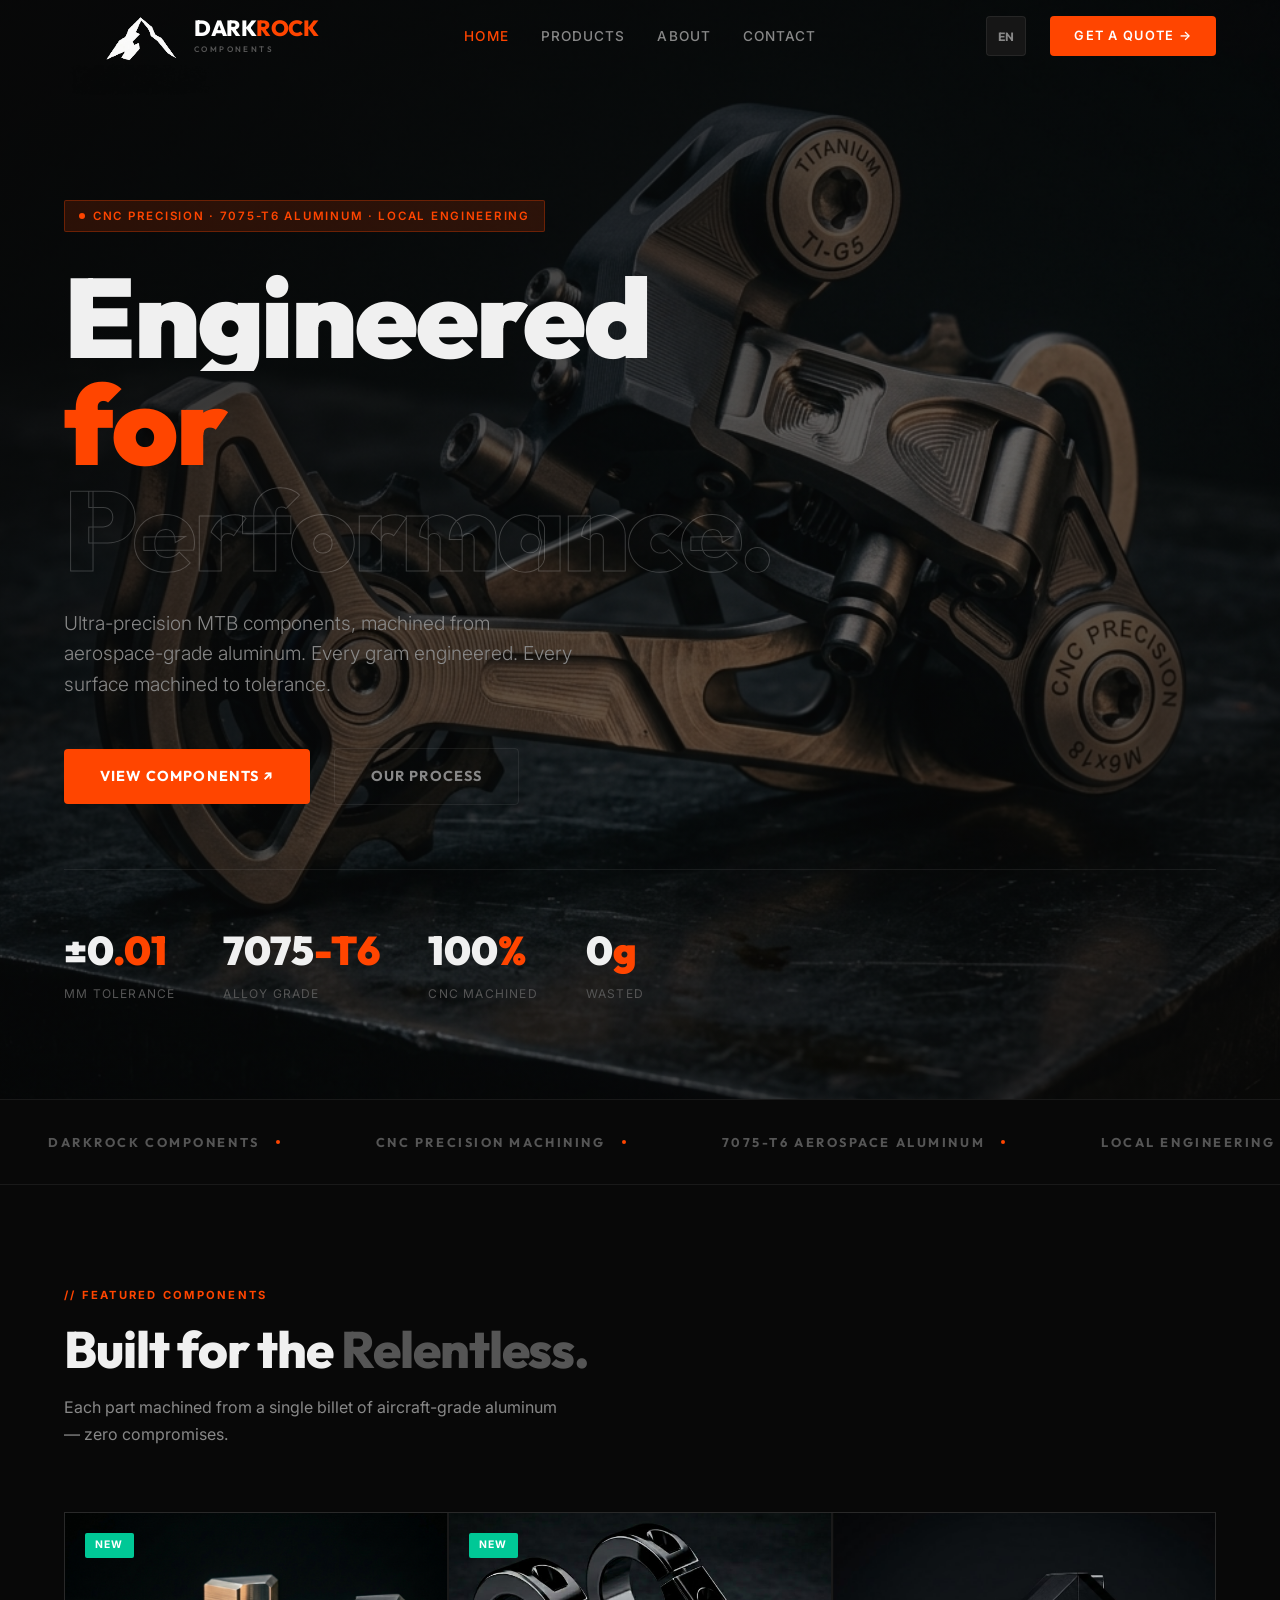
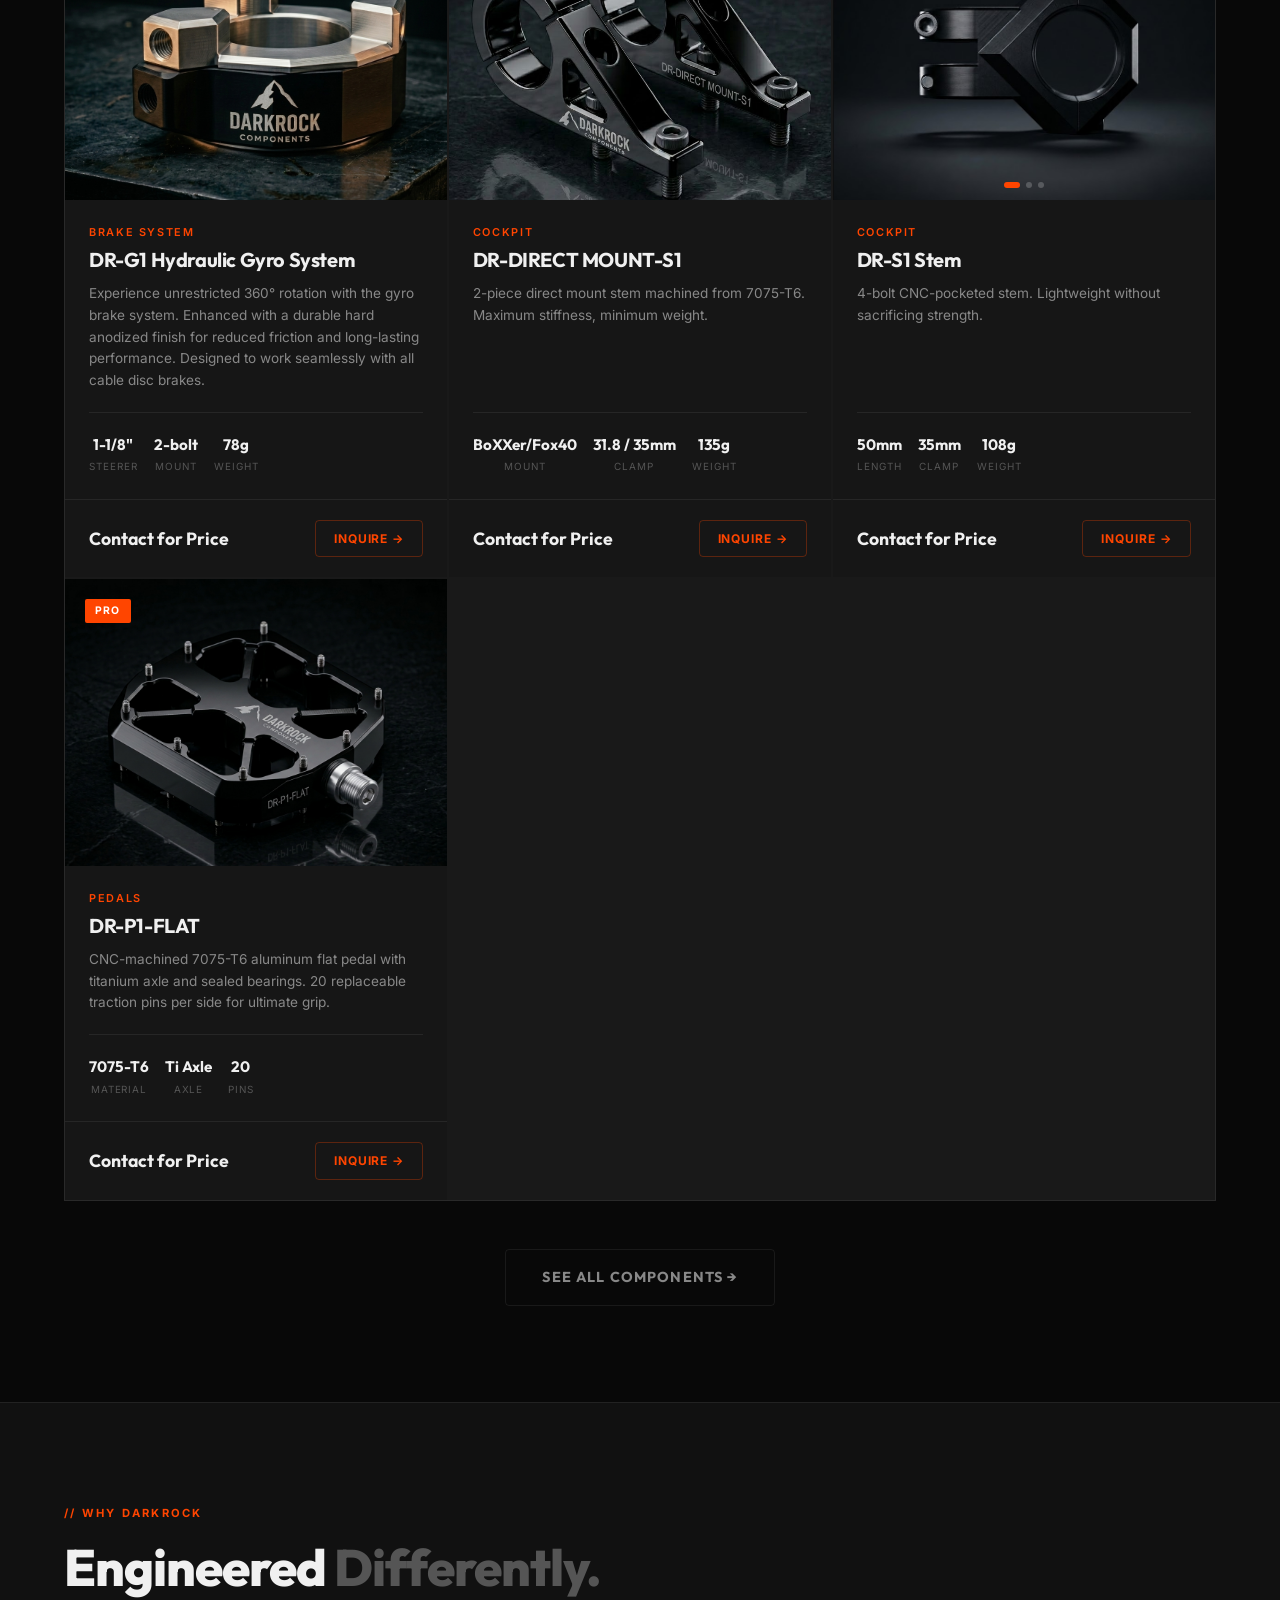
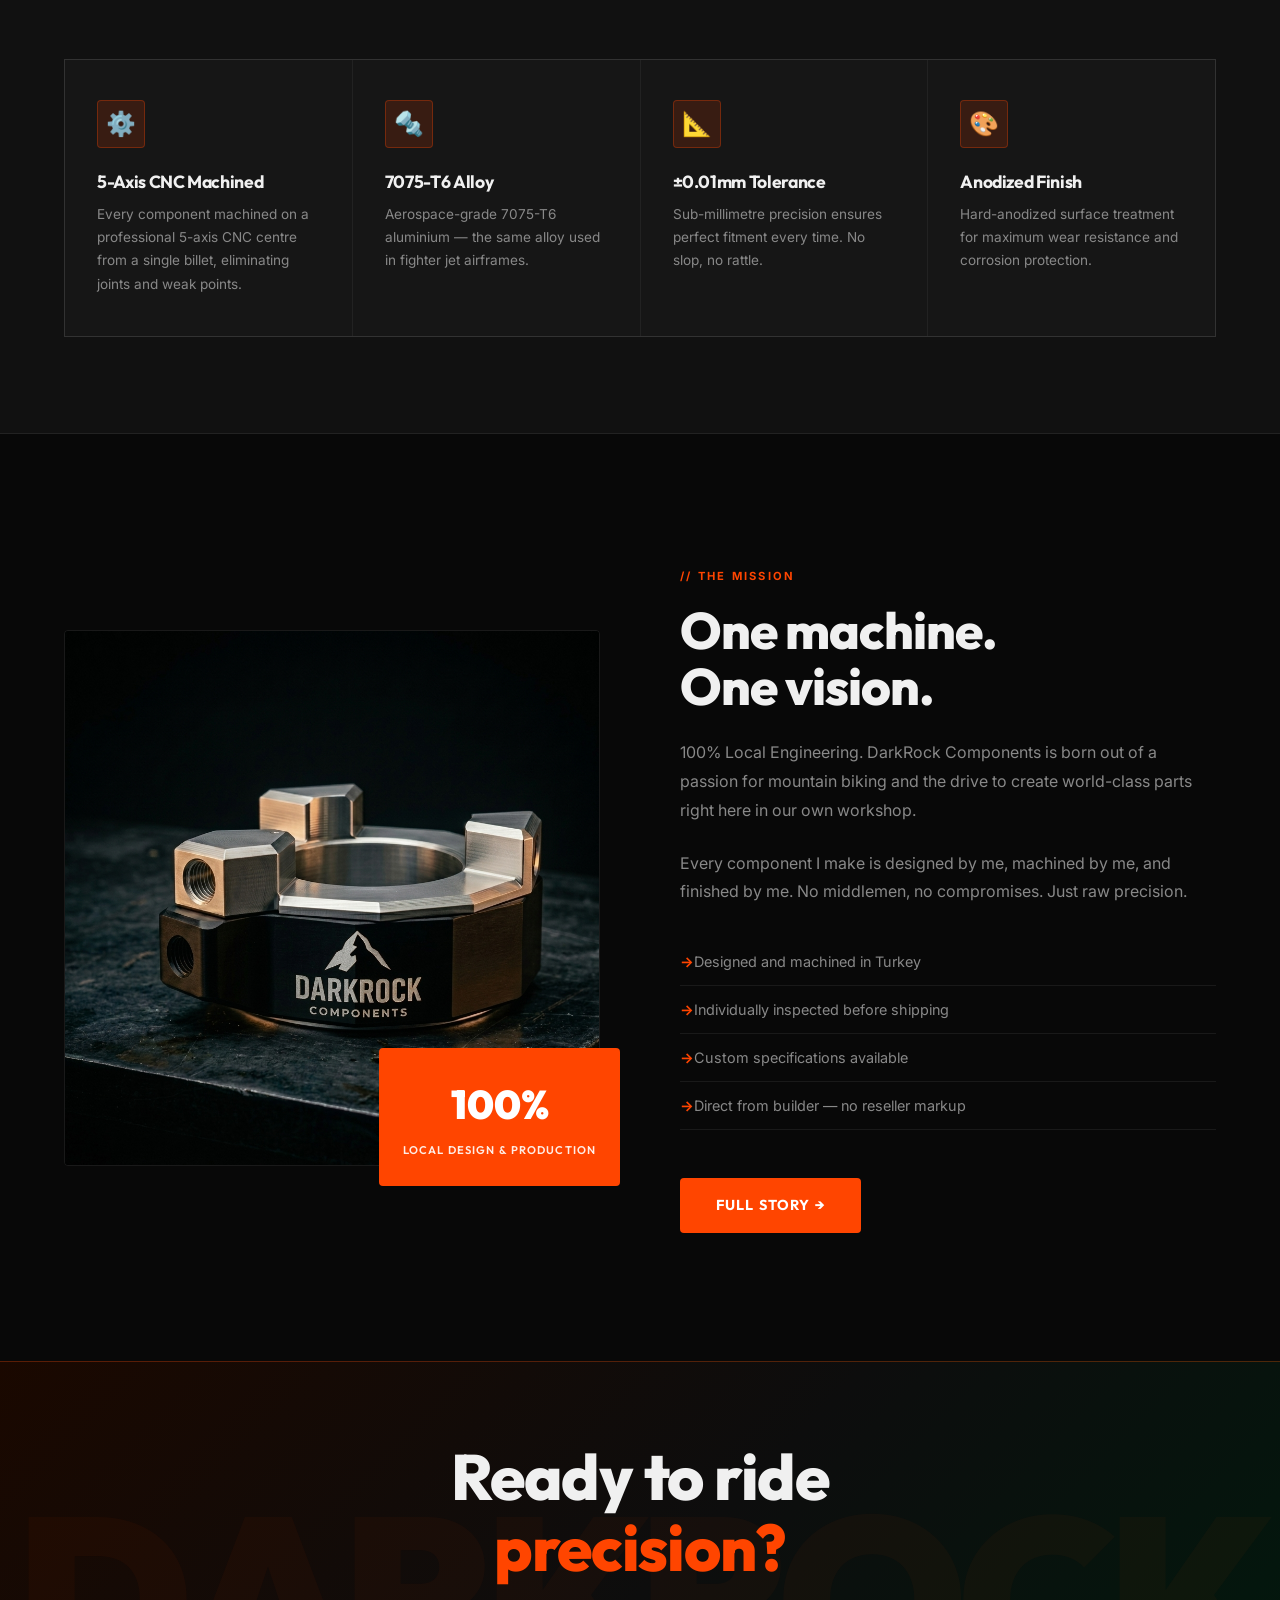
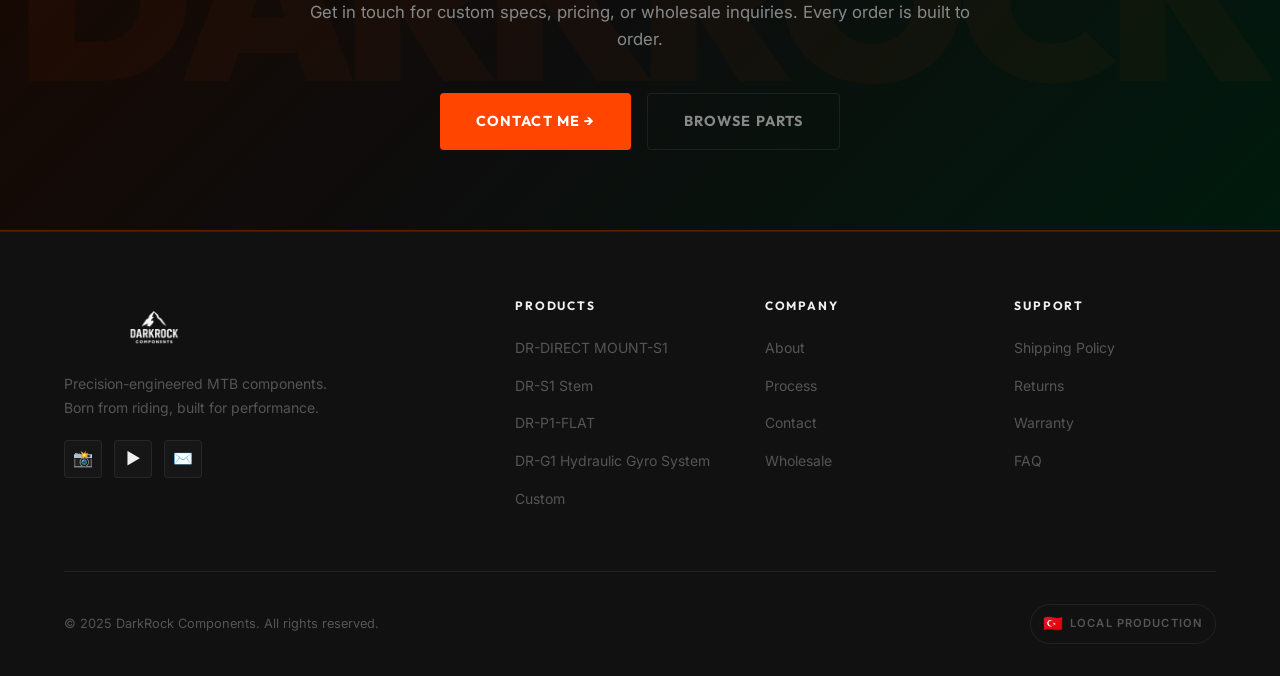
<file: index.html>
<!DOCTYPE html>
<html lang="en">

<head>
  <meta charset="UTF-8">
  <meta name="viewport" content="width=device-width, initial-scale=1.0">
  <title>DarkRock Components — Precision CNC MTB Parts</title>
  <meta name="description"
    content="DarkRock Components crafts ultra-precision CNC machined mountain bike parts from 7075-T6 aluminum. Handlebars, stems, seatposts, gyro systems — engineered for riders who demand more.">
  <link rel="icon"
    href="data:image/svg+xml,<svg xmlns='http://www.w3.org/2000/svg' viewBox='0 0 100 100'><text y='.9em' font-size='90'>⚙</text></svg>">
  <link rel="stylesheet" href="css/styles.css">
</head>

<body>
  <svg style="position: absolute; width: 0; height: 0;" aria-hidden="true" focusable="false">
    <filter id="remove-black-filter">
      <feColorMatrix type="matrix" values="1 0 0 0 0  0 1 0 0 0  0 0 1 0 0  1 1 1 0 0" />
    </filter>
  </svg>

  <!-- NAV -->
  <nav class="nav" id="nav">
    <div class="nav-inner">
      <a href="index.html" class="nav-logo">
        <img src="images/mountain_icon_v2.png" class="nav-logo-icon-img" alt="Logo">
        <div class="nav-logo-text-part">
          <div class="nav-logo-name">DARK<span>ROCK</span></div>
          <div class="nav-logo-sub">COMPONENTS</div>
        </div>
      </a>
      <ul class="nav-links">
        <li><a href="index.html" class="active" data-i18n="nav-home">Home</a></li>
        <li><a href="products.html" data-i18n="nav-products">Products</a></li>
        <li><a href="about.html" data-i18n="nav-about">About</a></li>
        <li><a href="contact.html" data-i18n="nav-contact">Contact</a></li>
      </ul>
      <div class="nav-right">
        <div class="nav-actions">
          <div class="lang-switcher">
            <button id="lang-switcher-btn" class="lang-switcher-btn"><span>EN</span></button>
          </div>
          <a href="contact.html" class="nav-cta" data-i18n="nav-cta">Get a Quote →</a>
        </div>
        <button class="nav-hamburger" id="hamburger" aria-label="Menu">
          <span></span><span></span><span></span>
        </button>
      </div>
    </div>
  </nav>

  <!-- MOBILE MENU -->
  <div class="mobile-menu" id="mobileMenu">
    <button class="mobile-menu-close" id="mobileClose">✕</button>
    <a href="index.html" data-i18n="nav-home">Home</a>
    <a href="products.html" data-i18n="nav-products">Products</a>
    <a href="about.html" data-i18n="nav-about">About</a>
    <a href="contact.html" data-i18n="nav-contact">Contact</a>
    <a href="contact.html" style="color:var(--accent)" data-i18n="nav-cta">Get a Quote →</a>
  </div>

  <!-- HERO -->
  <section class="hero">
    <div class="hero-bg"></div>
    <div class="hero-content">
      <div class="hero-tag" data-i18n="hero-tag">CNC Precision · 7075-T6 Aluminum · Made in Turkey</div>
      <h1 class="hero-title">
        <span class="line" data-i18n="hero-title-machined">Machined</span>
        <span class="line accent" data-i18n="hero-title-beyond">Beyond</span>
        <span class="line outline" data-i18n="hero-title-limits">Limits.</span>
      </h1>
      <p class="hero-sub" data-i18n="hero-sub">Ultra-precision MTB components, hand-finished from aerospace-grade
        aluminum. Every gram engineered. Every surface machined to tolerance.</p>
      <div class="hero-actions">
        <a href="products.html" class="btn-primary" data-i18n="hero-btn-view">View Components ↗</a>
        <a href="about.html" class="btn-ghost" data-i18n="hero-btn-process">Our Process</a>
      </div>
      <div class="hero-stats">
        <div class="hero-stat">
          <div class="hero-stat-num">±0<span>.01</span></div>
          <div class="hero-stat-label" data-i18n="stat-tolerance">mm Tolerance</div>
        </div>
        <div class="hero-stat">
          <div class="hero-stat-num">7075<span>-T6</span></div>
          <div class="hero-stat-label" data-i18n="stat-alloy">Alloy Grade</div>
        </div>
        <div class="hero-stat">
          <div class="hero-stat-num">100<span>%</span></div>
          <div class="hero-stat-label" data-i18n="stat-cnc">CNC Machined</div>
        </div>
        <div class="hero-stat">
          <div class="hero-stat-num">0<span>g</span></div>
          <div class="hero-stat-label" data-i18n="stat-wasted">Wasted</div>
        </div>
      </div>
    </div>
  </section>

  <!-- MARQUEE -->
  <div class="marquee-section">
    <div class="marquee-track">
      <span class="marquee-item"><span data-i18n="marquee-1">DarkRock Components</span> <span class="dot"></span></span>
      <span class="marquee-item"><span data-i18n="marquee-2">CNC Precision Machining</span> <span
          class="dot"></span></span>
      <span class="marquee-item"><span data-i18n="marquee-3">7075-T6 Aerospace Aluminum</span> <span
          class="dot"></span></span>
      <span class="marquee-item"><span data-i18n="marquee-4">Made in Turkey</span> <span class="dot"></span></span>
      <span class="marquee-item"><span data-i18n="marquee-5">MTB Performance Parts</span> <span
          class="dot"></span></span>
      <span class="marquee-item"><span data-i18n="marquee-6">±0.01mm Tolerance</span> <span class="dot"></span></span>
      <span class="marquee-item"><span data-i18n="marquee-1">DarkRock Components</span> <span class="dot"></span></span>
      <span class="marquee-item"><span data-i18n="marquee-2">CNC Precision Machining</span> <span
          class="dot"></span></span>
      <span class="marquee-item"><span data-i18n="marquee-3">7075-T6 Aerospace Aluminum</span> <span
          class="dot"></span></span>
      <span class="marquee-item"><span data-i18n="marquee-4">Made in Turkey</span> <span class="dot"></span></span>
      <span class="marquee-item"><span data-i18n="marquee-5">MTB Performance Parts</span> <span
          class="dot"></span></span>
      <span class="marquee-item"><span data-i18n="marquee-6">±0.01mm Tolerance</span> <span class="dot"></span></span>
    </div>
  </div>

  <!-- FEATURED PRODUCTS -->
  <section class="section">
    <div class="section-inner">
      <div class="section-header reveal">
        <span class="section-eyebrow" data-i18n="section-featured-eyebrow">// Featured Components</span>
        <h2 class="section-title"><span data-i18n="section-featured-title">Built for the </span><span class="dim"
            data-i18n="section-featured-title-dim">Relentless.</span></h2>
        <p class="section-sub" data-i18n="section-featured-sub">Each part machined from a single billet of
          aircraft-grade aluminum — zero compromises.</p>
      </div>
      <div class="products-grid">
        <!-- GYRO -->
        <article class="product-card reveal">
          <span class="product-card-tag new" data-i18n="product-tag-new">New</span>
          <div class="product-img-wrap">
            <img src="images/product_gyro.png" alt="DR-G1 Hydraulic Gyro System" loading="lazy">
          </div>
          <div class="product-card-body">
            <span class="product-category" data-i18n="product-category-brake">Brake System</span>
            <h3 class="product-name" data-i18n="product-gyro-name">DR-G1 Hydraulic Gyro System</h3>
            <p class="product-desc" data-i18n="product-gyro-desc">Experience unrestricted 360° rotation with the gyro
              brake system. Enhanced with a durable hard anodized finish for reduced friction and long-lasting
              performance. Designed to work seamlessly with all cable disc brakes.</p>
            <div class="product-specs">
              <div class="product-spec">
                <div class="product-spec-val">1-1/8"</div>
                <div class="product-spec-key" data-i18n="spec-steerer">Steerer</div>
              </div>
              <div class="product-spec">
                <div class="product-spec-val">2-bolt</div>
                <div class="product-spec-key" data-i18n="spec-mount">Mount</div>
              </div>
              <div class="product-spec">
                <div class="product-spec-val">78g</div>
                <div class="product-spec-key" data-i18n="spec-weight">Weight</div>
              </div>
            </div>
          </div>
          <div class="product-card-foot">
            <div class="product-price"><span data-i18n="product-price-contact">Contact for Price</span></div>
            <a href="contact.html?product=dr-g1-hydraulic-gyro" class="product-btn" data-i18n="product-inquire">Inquire
              →</a>
          </div>
        </article>
        <!-- DR-DIRECT MOUNT-S1 -->
        <article class="product-card reveal">
          <span class="product-card-tag new" data-i18n="product-tag-new">New</span>
          <div class="product-img-wrap" style="overflow: hidden;">
            <img src="images/product_direct_mount_s1.png" alt="DR-DIRECT MOUNT-S1" loading="lazy"
              style="transform: scale(1.05) translateY(-2%);">
          </div>
          <div class="product-card-body">
            <span class="product-category" data-i18n="product-category-cockpit">Cockpit</span>
            <h3 class="product-name" data-i18n="product-handlebar-name">DR-DIRECT MOUNT-S1</h3>
            <p class="product-desc" data-i18n="product-handlebar-desc">2-piece direct mount stem machined from 7075-T6.
              Maximum stiffness, minimum weight.</p>
            <div class="product-specs">
              <div class="product-spec">
                <div class="product-spec-val">BoXXer/Fox40</div>
                <div class="product-spec-key" data-i18n="spec-mount">Mount</div>
              </div>
              <div class="product-spec">
                <div class="product-spec-val">31.8 / 35mm</div>
                <div class="product-spec-key" data-i18n="spec-clamp">Clamp</div>
              </div>
              <div class="product-spec">
                <div class="product-spec-val">135g</div>
                <div class="product-spec-key" data-i18n="spec-weight">Weight</div>
              </div>
            </div>
          </div>
          <div class="product-card-foot">
            <div class="product-price"><span data-i18n="product-price-contact">Contact for Price</span></div>
            <a href="contact.html?product=dr-direct-mount-s1" class="product-btn" data-i18n="product-inquire">Inquire
              →</a>
          </div>
        </article>

        <!-- STEM -->
        <article class="product-card reveal">
          <div class="product-img-wrap logo-hide product-slider">
            <div class="slider-track">
              <img src="images/product_stem_2.png" alt="DR-S1 Stem" loading="lazy">
              <img src="images/product_stem_1.png" alt="DR-S1 Stem" loading="lazy">
              <img src="images/product_stem_3.png" alt="DR-S1 Stem" loading="lazy">
            </div>
            <div class="slider-dots">
              <div class="slider-dot active"></div>
              <div class="slider-dot"></div>
              <div class="slider-dot"></div>
            </div>
          </div>
          <div class="product-card-body">
            <span class="product-category" data-i18n="product-category-cockpit">Cockpit</span>
            <h3 class="product-name" data-i18n="product-stem-name">DR-S1 Stem</h3>
            <p class="product-desc" data-i18n="product-stem-desc">4-bolt CNC-pocketed stem. Lightweight without
              sacrificing strength.</p>
            <div class="product-specs">
              <div class="product-spec">
                <div class="product-spec-val">50mm</div>
                <div class="product-spec-key" data-i18n="spec-length">Length</div>
              </div>
              <div class="product-spec">
                <div class="product-spec-val">35mm</div>
                <div class="product-spec-key" data-i18n="spec-clamp">Clamp</div>
              </div>
              <div class="product-spec">
                <div class="product-spec-val">108g</div>
                <div class="product-spec-key" data-i18n="spec-weight">Weight</div>
              </div>
            </div>
          </div>
          <div class="product-card-foot">
            <div class="product-price"><span data-i18n="product-price-contact">Contact for Price</span></div>
            <a href="contact.html?product=dr-s1-stem" class="product-btn" data-i18n="product-inquire">Inquire →</a>
          </div>
        </article>

        <!-- FLAT PEDAL -->
        <article class="product-card reveal">
          <span class="product-card-tag">Pro</span>
          <div class="product-img-wrap">
            <img src="images/dr_p1_pedal.png" alt="DR-P1-FLAT" loading="lazy">
          </div>
          <div class="product-card-body">
            <span class="product-category" data-i18n="product-category-pedals">Pedals</span>
            <h3 class="product-name" data-i18n="product-pedal-name">DR-P1-FLAT</h3>
            <p class="product-desc" data-i18n="product-pedal-desc">CNC-machined 7075-T6 aluminum flat pedal with titanium axle and sealed bearings. 20 replaceable traction pins per side for ultimate grip.</p>
            <div class="product-specs">
              <div class="product-spec">
                <div class="product-spec-val">7075-T6</div>
                <div class="product-spec-key" data-i18n="spec-material">Material</div>
              </div>
              <div class="product-spec">
                <div class="product-spec-val">Ti Axle</div>
                <div class="product-spec-key" data-i18n="spec-axle">Axle</div>
              </div>
              <div class="product-spec">
                <div class="product-spec-val">20</div>
                <div class="product-spec-key" data-i18n="spec-pins">Pins</div>
              </div>
            </div>
          </div>
          <div class="product-card-foot">
            <div class="product-price"><span data-i18n="product-price-contact">Contact for Price</span></div>
            <a href="contact.html?product=dr-p1-flat" class="product-btn" data-i18n="product-inquire">Inquire →</a>
          </div>
        </article>

      </div>
      <div style="text-align:center; margin-top:3rem;">
        <a href="products.html" class="btn-ghost reveal" data-i18n="btn-see-all">See All Components →</a>
      </div>
    </div>
  </section>

  <!-- FEATURES -->
  <section class="section"
    style="background:var(--bg-secondary); border-top:1px solid var(--border); border-bottom:1px solid var(--border);">
    <div class="section-inner">
      <div class="section-header reveal">
        <span class="section-eyebrow" data-i18n="feature-section-eyebrow">// Why DarkRock</span>
        <h2 class="section-title"><span data-i18n="feature-section-title">Engineered </span><span class="dim"
            data-i18n="feature-section-title-dim">Differently.</span></h2>
      </div>
      <div class="features-grid">
        <div class="feature-card reveal">
          <div class="feature-icon">⚙️</div>
          <h3 class="feature-title" data-i18n="feature-cnc-title">5-Axis CNC Machined</h3>
          <p class="feature-desc" data-i18n="feature-cnc-desc">Every component machined on a professional 5-axis CNC
            centre from a single billet, eliminating joints and weak points.</p>
        </div>
        <div class="feature-card reveal">
          <div class="feature-icon">🔩</div>
          <h3 class="feature-title" data-i18n="feature-alloy-title">7075-T6 Alloy</h3>
          <p class="feature-desc" data-i18n="feature-alloy-desc">Aerospace-grade 7075-T6 aluminium — the same alloy used
            in fighter jet airframes. Strongest available for its weight.</p>
        </div>
        <div class="feature-card reveal">
          <div class="feature-icon">📐</div>
          <h3 class="feature-title" data-i18n="feature-tolerance-title">±0.01mm Tolerance</h3>
          <p class="feature-desc" data-i18n="feature-tolerance-desc">Sub-millimetre precision ensures perfect fitment
            every time. No slop, no rattle, no guesswork.</p>
        </div>
        <div class="feature-card reveal">
          <div class="feature-icon">🎨</div>
          <h3 class="feature-title" data-i18n="feature-anodized-title">Anodized Finish</h3>
          <p class="feature-desc" data-i18n="feature-anodized-desc">Hard-anodized surface treatment for maximum wear
            resistance and corrosion protection. Available in multiple colours.</p>
        </div>
      </div>
    </div>
  </section>

  <!-- ABOUT SNIPPET -->
  <section class="section">
    <div class="section-inner">
      <div class="about-grid">
        <div class="about-img-wrap reveal">
          <img src="images/product_gyro.png" alt="DR-G1 Gyro System" style="border:1px solid var(--border);">
          <div class="about-img-badge">
            <span class="about-badge-num" data-i18n="badge-num">100%</span>
            <span class="about-badge-label" data-i18n="badge-label">Local Design & Production</span>
          </div>
        </div>
        <div class="about-content reveal">
          <span class="section-eyebrow" data-i18n="about-eyebrow">// The Builder</span>
          <h2 class="section-title" style="margin-bottom:1.5rem;" data-i18n="about-title">One machine.<br>One vision.
          </h2>
          <p data-i18n="about-p1">100% Local Engineering. DarkRock Components is born out of a passion for mountain
            biking and the drive to create world-class parts right here in our own workshop.</p>
          <p data-i18n="about-p2">Every component I make is designed by me, machined by me, and finished by me. No
            middlemen, no compromises. Just raw precision.</p>
          <ul class="about-list">
            <li data-i18n="about-list-1">Designed and machined in Turkey</li>
            <li data-i18n="about-list-2">Individually inspected before shipping</li>
            <li data-i18n="about-list-3">Custom specifications available</li>
            <li data-i18n="about-list-4">Direct from builder — no reseller markup</li>
          </ul>
          <a href="about.html" class="btn-primary" style="display:inline-flex; margin-top:1rem;"
            data-i18n="about-btn">Full Story →</a>
        </div>
      </div>
    </div>
  </section>

  <!-- CTA BANNER -->
  <div class="cta-banner">
    <div class="cta-banner-inner">
      <h2 class="reveal" data-i18n="cta-title">Ready to ride<br><span style="color:var(--accent)">precision?</span></h2>
      <p class="reveal" data-i18n="cta-sub">Get in touch for custom specs, pricing, or wholesale inquiries. Every order
        is built to order.</p>
      <div class="reveal" style="display:flex; gap:1rem; justify-content:center; flex-wrap:wrap;">
        <a href="contact.html" class="btn-primary" data-i18n="cta-btn-contact">Contact Me →</a>
        <a href="products.html" class="btn-ghost" data-i18n="cta-btn-browse">Browse Parts</a>
      </div>
    </div>
  </div>

  <!-- FOOTER -->
  <footer class="footer">
    <div class="footer-inner">
      <div class="footer-grid">
        <div class="footer-brand">
          <a href="index.html" class="nav-logo" style="margin-bottom:0.5rem;">
            <div class="nav-logo-img-wrapper"></div>
          </a>
          <p data-i18n="footer-desc">Precision-engineered MTB components. Born from riding, built for performance.</p>
          <div class="footer-socials">
            <a href="#" class="footer-social" title="Instagram">📸</a>
            <a href="#" class="footer-social" title="YouTube">▶️</a>
            <a href="#" class="footer-social" title="Email">✉️</a>
          </div>
        </div>
        <div>
          <div class="footer-col-title" data-i18n="footer-col-components">Components</div>
          <ul class="footer-links">
            <li><a href="products.html#directmount" data-i18n="product-handlebar-name">DR-DIRECT MOUNT-S1</a></li>
            <li><a href="products.html#stems" data-i18n="product-stem-name">DR-S1 Stem</a></li>
            <li><a href="products.html#pedals" data-i18n="product-pedal-name">DR-P1-FLAT</a></li>
            <li><a href="products.html#gyro" data-i18n="product-gyro-name">DR-G1 Gyro System</a></li>
            <li><a href="products.html#custom" data-i18n="filter-custom">Custom Parts</a></li>
          </ul>
        </div>
        <div>
          <div class="footer-col-title" data-i18n="footer-col-company">Company</div>
          <ul class="footer-links">
            <li><a href="about.html" data-i18n="nav-about">About</a></li>
            <li><a href="about.html#process">Process</a></li>
            <li><a href="contact.html" data-i18n="nav-contact">Contact</a></li>
            <li><a href="contact.html#wholesale">Wholesale</a></li>
          </ul>
        </div>
        <div>
          <div class="footer-col-title" data-i18n="footer-col-info">Info</div>
          <ul class="footer-links">
            <li><a href="#">Shipping Policy</a></li>
            <li><a href="#">Returns</a></li>
            <li><a href="#">Warranty</a></li>
            <li><a href="#">FAQ</a></li>
          </ul>
        </div>
      </div>
      <div class="footer-bottom">
        <p>© 2025 DarkRock Components. <span data-i18n="footer-rights">All rights reserved.</span></p>
        <div class="footer-badge" data-i18n="footer-made-in">Made in Turkey</div>
      </div>
    </div>
  </footer>

  <script src="js/i18n.js"></script>
  <script src="js/main.js"></script>
</body>

</html>
</file>
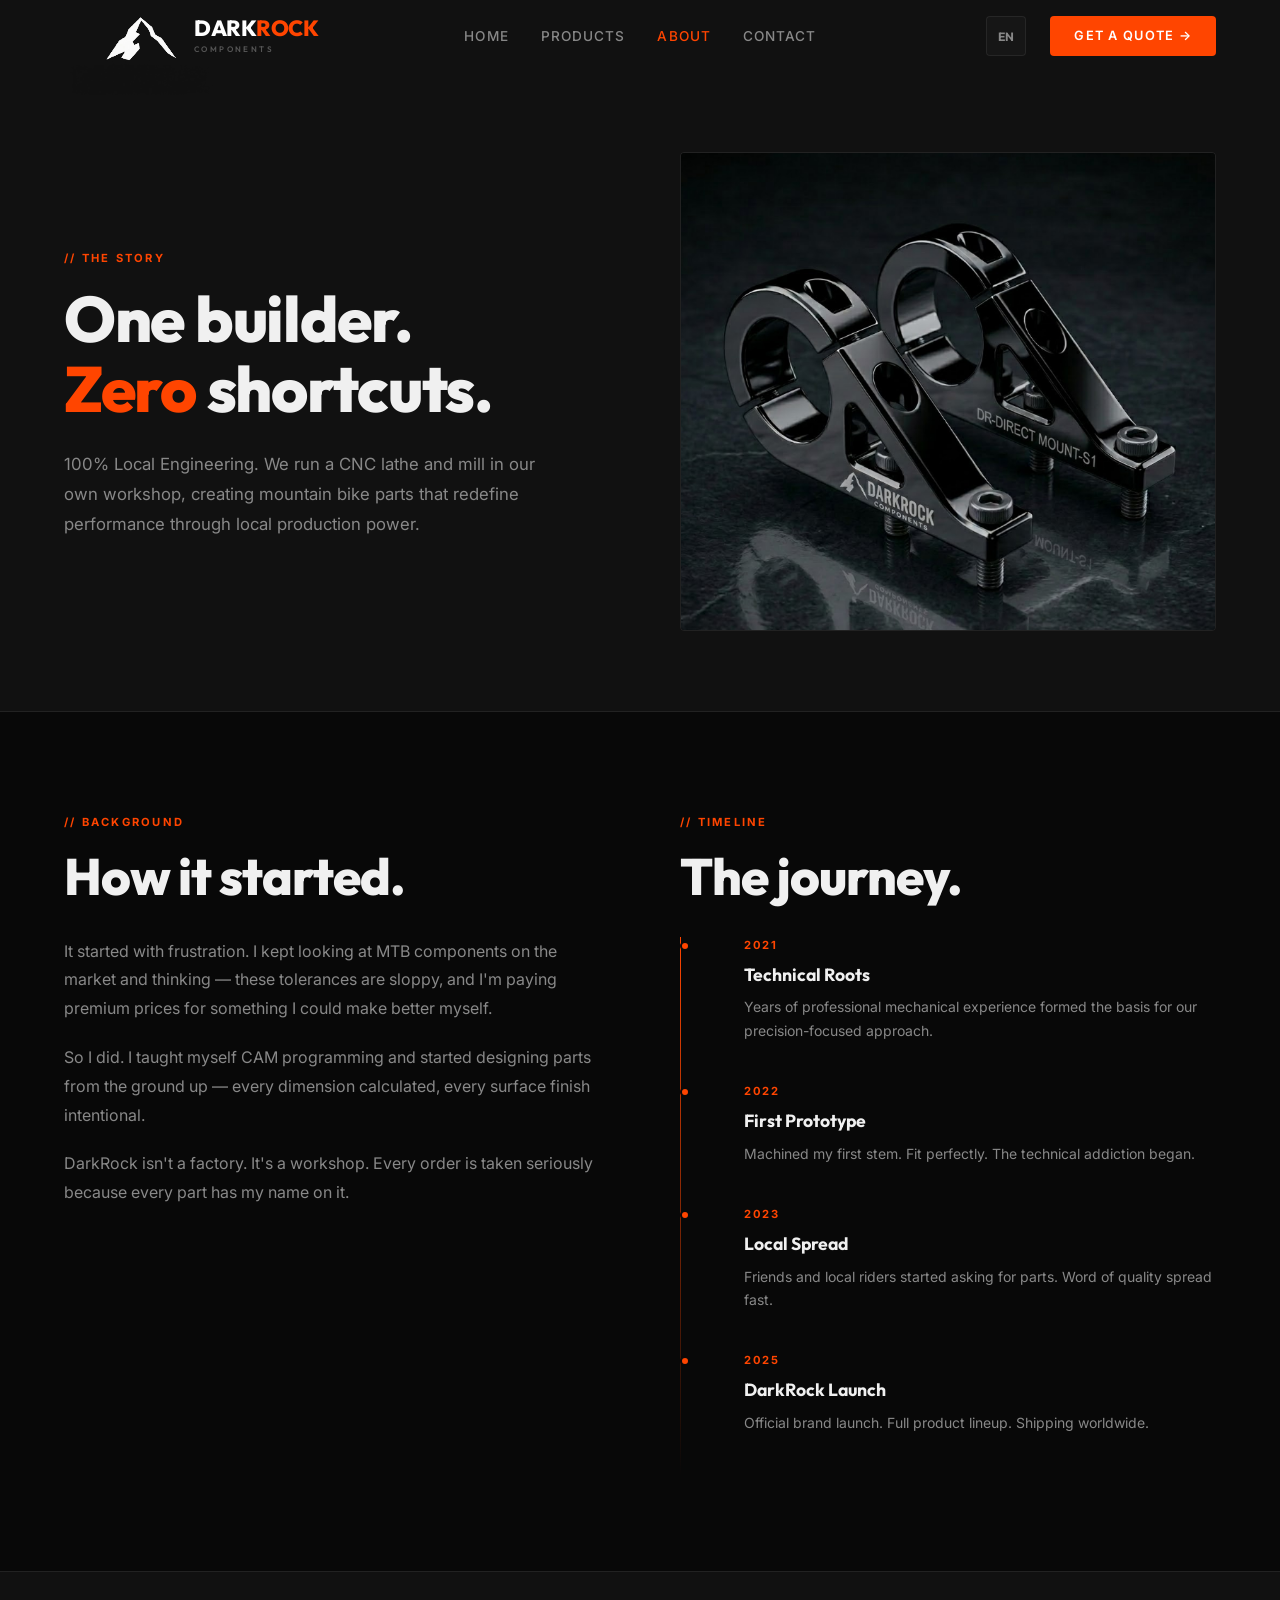
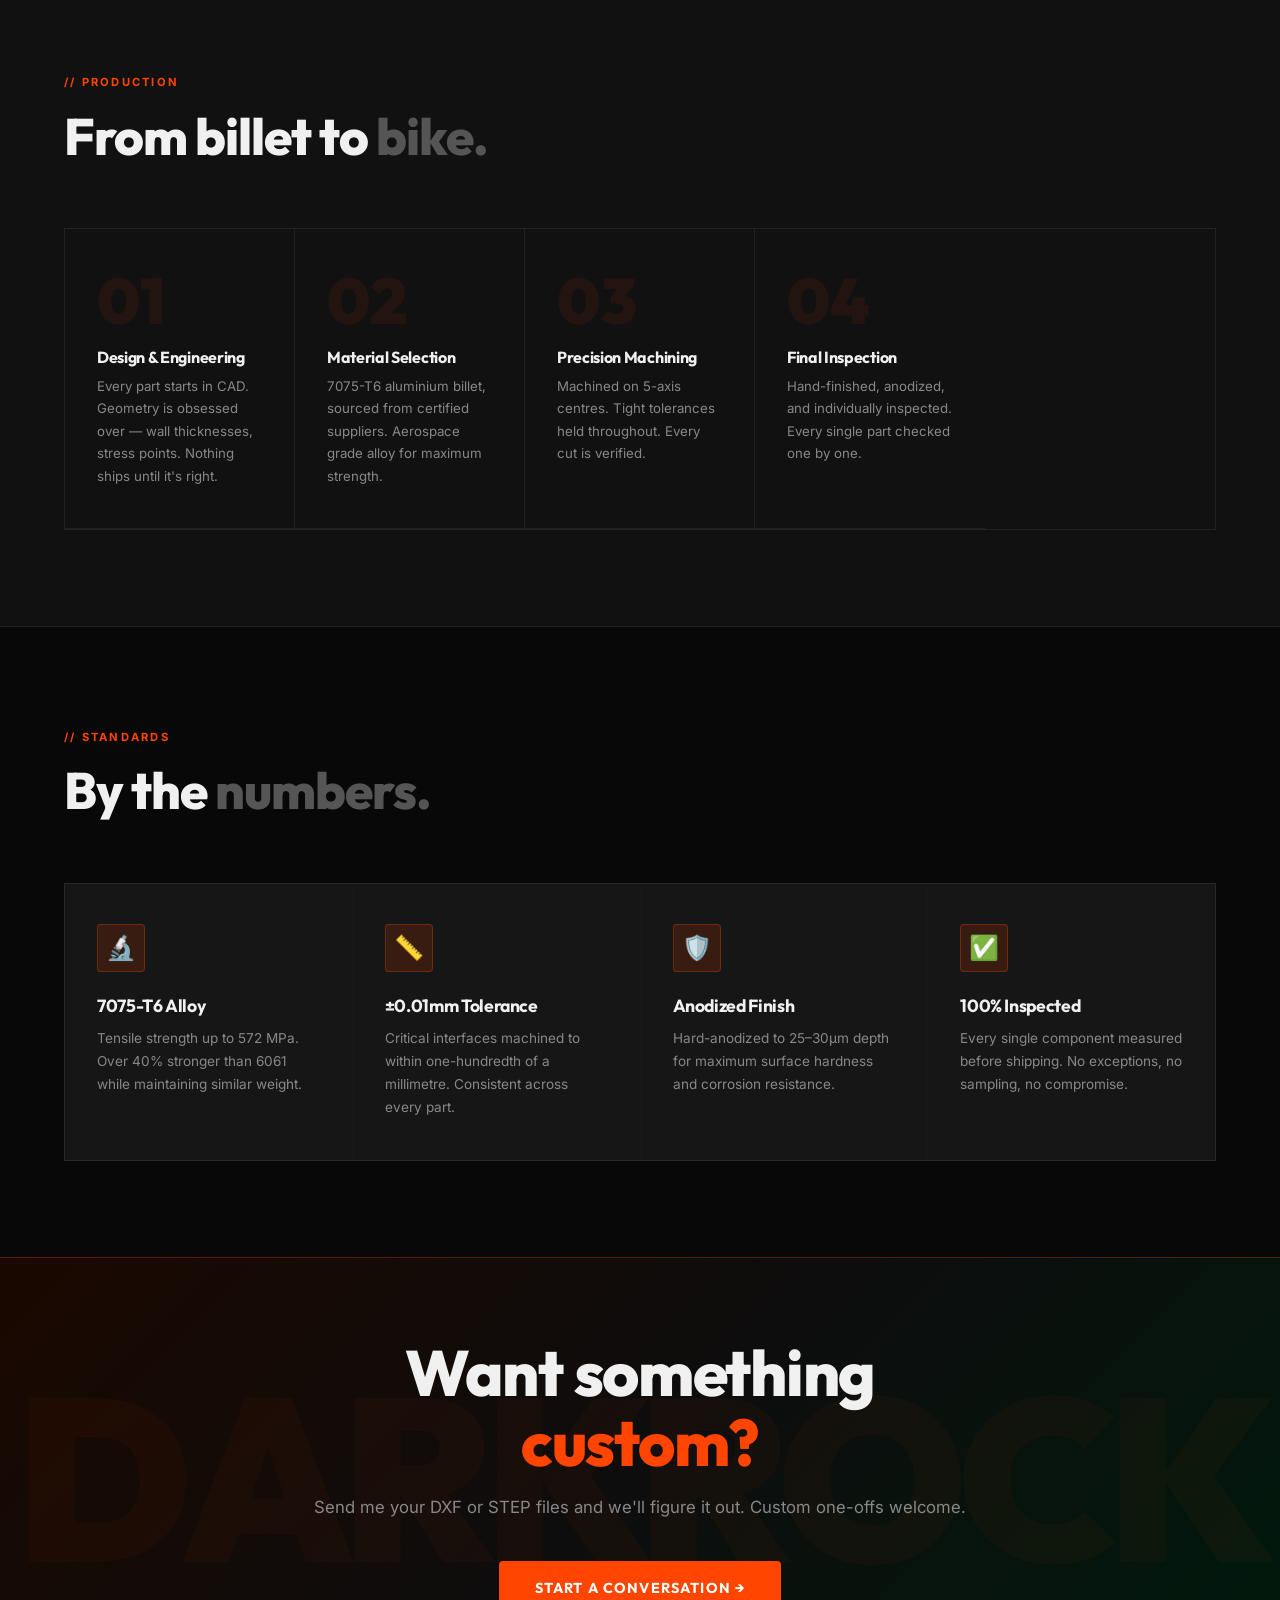
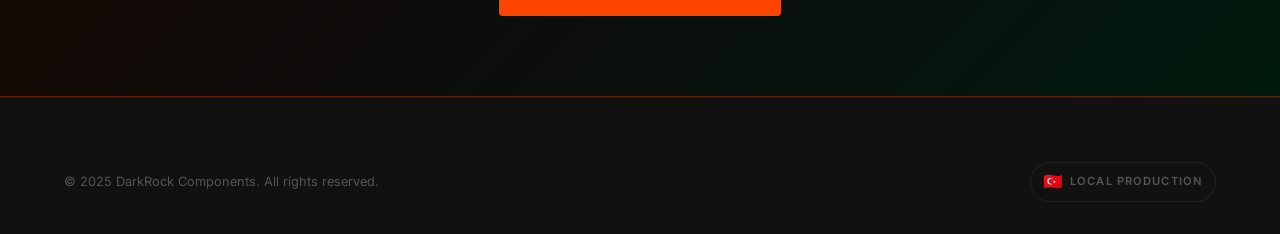
<file: about.html>
<!DOCTYPE html>
<html lang="en">
<head>
  <meta charset="UTF-8">
  <meta name="viewport" content="width=device-width, initial-scale=1.0">
  <title>About — DarkRock Components</title>
  <meta name="description" content="DarkRock Components is built by Efe, a 21-year-old CNC machinist and MTB rider from Turkey crafting precision parts that simply don't exist anywhere else.">
  <link rel="icon" href="data:image/svg+xml,<svg xmlns='http://www.w3.org/2000/svg' viewBox='0 0 100 100'><text y='.9em' font-size='90'>⚙</text></svg>">
  <link rel="stylesheet" href="css/styles.css">
  <style>
    .about-hero {
      padding: calc(var(--nav-height) + 5rem) 5% 5rem;
      border-bottom: 1px solid var(--border);
      background: var(--bg-secondary);
    }
    .about-hero-inner { max-width: 1400px; margin: 0 auto; display: grid; grid-template-columns: 1fr 1fr; gap: 5rem; align-items: center; }
    @media(max-width:768px){ .about-hero-inner { grid-template-columns:1fr; gap:2rem; } }

    .timeline { position: relative; padding-left: 2rem; }
    .timeline::before { content:''; position:absolute; left:0; top:0; bottom:0; width:1px; background: linear-gradient(to bottom, var(--accent), transparent); }
    .timeline-item { position: relative; padding: 0 0 2.5rem 2rem; }
    .timeline-item::before { content:''; position:absolute; left:-2rem; top:4px; width:10px; height:10px; background:var(--accent); border-radius:50%; border:2px solid var(--bg-primary); }
    .timeline-date { font-size:0.7rem; font-weight:700; letter-spacing:0.15em; text-transform:uppercase; color:var(--accent); margin-bottom:0.4rem; }
    .timeline-title { font-family:'Outfit',sans-serif; font-size:1.1rem; font-weight:700; margin-bottom:0.4rem; }
    .timeline-desc { font-size:0.875rem; color:var(--text-secondary); line-height:1.7; }

    .process-grid { display:grid; grid-template-columns:repeat(auto-fill,minmax(220px,1fr)); gap:0; border:1px solid var(--border); }
    .process-step { padding:2.5rem 2rem; border-right:1px solid var(--border); border-bottom:1px solid var(--border); position:relative; }
    .process-step:last-child { border-right:none; }
    .process-num { font-family:'Outfit',sans-serif; font-size:4rem; font-weight:900; color:rgba(255,69,0,0.08); line-height:1; margin-bottom:1rem; }
    .process-step h3 { font-family:'Outfit',sans-serif; font-size:1rem; font-weight:700; margin-bottom:0.5rem; }
    .process-step p { font-size:0.83rem; color:var(--text-secondary); line-height:1.7; }
  </style>
</head>
<body>
<svg style="position: absolute; width: 0; height: 0;" aria-hidden="true" focusable="false">
  <filter id="remove-black-filter">
    <feColorMatrix type="matrix" values="1 0 0 0 0  0 1 0 0 0  0 0 1 0 0  1 1 1 0 0" />
  </filter>
</svg>

<nav class="nav" id="nav">
  <div class="nav-inner">
    <a href="index.html" class="nav-logo">
      <img src="images/mountain_icon_v2.png" class="nav-logo-icon-img" alt="Logo">
      <div class="nav-logo-text-part">
        <div class="nav-logo-name">DARK<span>ROCK</span></div>
        <div class="nav-logo-sub">COMPONENTS</div>
      </div>
    </a>
    <ul class="nav-links">
      <li><a href="index.html" data-i18n="nav-home">Home</a></li>
      <li><a href="products.html" data-i18n="nav-products">Products</a></li>
      <li><a href="about.html" class="active" data-i18n="nav-about">About</a></li>
      <li><a href="contact.html" data-i18n="nav-contact">Contact</a></li>
    </ul>
    <div class="nav-right">
      <div class="nav-actions">
        <div class="lang-switcher">
          <button id="lang-switcher-btn" class="lang-switcher-btn"><span>EN</span></button>
        </div>
        <a href="contact.html" class="nav-cta" data-i18n="nav-cta">Get a Quote →</a>
      </div>
      <button class="nav-hamburger" id="hamburger" aria-label="Menu">
        <span></span><span></span><span></span>
      </button>
    </div>
  </div>
</nav>
<div class="mobile-menu" id="mobileMenu">
  <button class="mobile-menu-close" id="mobileClose">✕</button>
  <a href="index.html" data-i18n="nav-home">Home</a>
  <a href="products.html" data-i18n="nav-products">Products</a>
  <a href="about.html" data-i18n="nav-about">About</a>
  <a href="contact.html" data-i18n="nav-contact">Contact</a>
  <a href="contact.html" style="color:var(--accent)" data-i18n="nav-cta">Get a Quote →</a>
</div>

<!-- HERO -->
<div class="about-hero">
  <div class="about-hero-inner">
    <div class="reveal">
      <span class="section-eyebrow" data-i18n="about-page-eyebrow">// The Story</span>
      <h1 style="font-size:clamp(2.5rem,5vw,4.5rem); margin-bottom:1.5rem;" data-i18n="about-page-hero-title">One builder.<br><span style="color:var(--accent)">Zero</span> shortcuts.</h1>
      <p style="color:var(--text-secondary); font-size:1.05rem; line-height:1.8; max-width:500px;" data-i18n="about-page-hero-sub">100% Local Engineering. We run a CNC lathe and mill in our own workshop, creating mountain bike parts that redefine performance through local production power.</p>
    </div>
    <div class="reveal">
      <img src="images/product_direct_mount_s1.png" alt="DR-DIRECT MOUNT-S1" style="border:1px solid var(--border); border-radius:var(--radius);">
    </div>
  </div>
</div>

<!-- STORY -->
<section class="section">
  <div class="section-inner">
    <div style="display:grid; grid-template-columns:1fr 1fr; gap:5rem; align-items:start;" class="about-grid">
      <div class="reveal">
        <span class="section-eyebrow" data-i18n="about-bg-eyebrow">// Background</span>
        <h2 class="section-title" style="margin-bottom:2rem;" data-i18n="about-bg-title">How it started.</h2>
        <p style="color:var(--text-secondary); line-height:1.8; margin-bottom:1.25rem;" data-i18n="about-bg-p1">It started with frustration. I kept looking at MTB components on the market and thinking — these tolerances are sloppy, this material is mediocre, and I'm paying premium prices for something I could make better myself.</p>
        <p style="color:var(--text-secondary); line-height:1.8; margin-bottom:1.25rem;" data-i18n="about-bg-p2">So I did. I got access to a 5-axis CNC machining centre, taught myself CAM programming, and started designing parts from the ground up — every dimension calculated, every surface finish intentional.</p>
        <p style="color:var(--text-secondary); line-height:1.8;" data-i18n="about-bg-p3">DarkRock isn't a factory. It's a workshop. Every order is taken seriously because every part has my name on it.</p>
      </div>
      <div class="reveal">
        <span class="section-eyebrow" data-i18n="about-timeline-eyebrow">// Timeline</span>
        <h2 class="section-title" style="margin-bottom:2rem;" data-i18n="about-timeline-title">The journey.</h2>
        <div class="timeline">
          <div class="timeline-item">
            <div class="timeline-date">2021</div>
            <div class="timeline-title" data-i18n="about-timeline-2021-title">First contact with CNC</div>
            <div class="timeline-desc" data-i18n="about-timeline-2021-desc">Started learning CAD and CAM. First practice cuts in aluminium scrap.</div>
          </div>
          <div class="timeline-item">
            <div class="timeline-date">2022</div>
            <div class="timeline-title" data-i18n="about-timeline-2022-title">First real part</div>
            <div class="timeline-desc" data-i18n="about-timeline-2022-desc">Machined my first stem. Fit perfectly. The addiction began.</div>
          </div>
          <div class="timeline-item">
            <div class="timeline-date">2023</div>
            <div class="timeline-title" data-i18n="about-timeline-2023-title">First external orders</div>
            <div class="timeline-desc" data-i18n="about-timeline-2023-desc">Friends and local riders started asking for parts. Word spread fast.</div>
          </div>
          <div class="timeline-item">
            <div class="timeline-date">2025</div>
            <div class="timeline-title" data-i18n="about-timeline-2025-title">DarkRock Components launches</div>
            <div class="timeline-desc" data-i18n="about-timeline-2025-desc">Official brand. Full product lineup. Shipping worldwide.</div>
          </div>
        </div>
      </div>
    </div>
  </div>
</section>

<!-- PROCESS -->
<section class="section" id="process" style="background:var(--bg-secondary); border-top:1px solid var(--border); border-bottom:1px solid var(--border);">
  <div class="section-inner">
    <div class="section-header reveal">
      <span class="section-eyebrow" data-i18n="about-process-eyebrow">// How It's Made</span>
      <h2 class="section-title" data-i18n="about-process-title">From billet to <span class="dim">bike.</span></h2>
    </div>
    <div class="process-grid reveal">
      <div class="process-step">
        <div class="process-num">01</div>
        <h3 data-i18n="about-process-step1-title">Design & Engineering</h3>
        <p data-i18n="about-process-step1-desc">Every part starts in CAD. Geometry is obsessed over — wall thicknesses, stress concentrations, interface dimensions. Nothing ships until the model is right.</p>
      </div>
      <div class="process-step">
        <div class="process-num">02</div>
        <h3 data-i18n="about-process-step2-title">Material Selection</h3>
        <p data-i18n="about-process-step2-desc">7075-T6 aluminium billet, sourced from certified suppliers. The same alloy used in aerospace applications — not the cheap 6061 most brands default to.</p>
      </div>
      <div class="process-step">
        <div class="process-num">03</div>
        <h3 data-i18n="about-process-step3-title">5-Axis CNC Machining</h3>
        <p data-i18n="about-process-step3-desc">Machined in multiple setups on a 5-axis centre. Tight tolerances held throughout. Every cut is programmed and verified before touching the billet.</p>
      </div>
      <div class="process-step">
        <div class="process-num">04</div>
        <h3 data-i18n="about-process-step4-title">Finishing & Inspection</h3>
        <p data-i18n="about-process-step4-desc">Deburred by hand, anodized, and individually inspected against drawing before packing. No batch releases. Every part checked one by one.</p>
      </div>
    </div>
  </div>
</section>

<!-- SPECS -->
<section class="section">
  <div class="section-inner">
    <div class="section-header reveal">
      <span class="section-eyebrow" data-i18n="about-specs-eyebrow">// Materials & Standards</span>
      <h2 class="section-title" data-i18n="about-specs-title">By the <span class="dim">numbers.</span></h2>
    </div>
    <div class="features-grid reveal">
      <div class="feature-card">
        <div class="feature-icon">🔬</div>
        <h3 class="feature-title" data-i18n="feature-alloy-title">7075-T6 Aluminium</h3>
        <p class="feature-desc" data-i18n="about-specs-7075-desc">Tensile strength up to 572 MPa. Over 40% stronger than 6061 while maintaining similar weight.</p>
      </div>
      <div class="feature-card">
        <div class="feature-icon">📏</div>
        <h3 class="feature-title" data-i18n="feature-tolerance-title">±0.01mm Tolerance</h3>
        <p class="feature-desc" data-i18n="about-specs-tolerance-desc">Critical interfaces machined to within one-hundredth of a millimetre. Consistent across every part.</p>
      </div>
      <div class="feature-card">
        <div class="feature-icon">🛡️</div>
        <h3 class="feature-title" data-i18n="feature-anodized-title">Type III Anodize</h3>
        <p class="feature-desc" data-i18n="about-specs-anodize-desc">Hard-anodized to 25–30μm depth for maximum surface hardness and corrosion resistance.</p>
      </div>
      <div class="feature-card">
        <div class="feature-icon">✅</div>
        <h3 class="feature-title" data-i18n="about-specs-inspect-title">100% Inspected</h3>
        <p class="feature-desc" data-i18n="about-specs-inspect-desc">Every single component measured before shipping. No exceptions, no sampling, no compromise.</p>
      </div>
    </div>
  </div>
</section>

<!-- CTA -->
<div class="cta-banner">
  <div class="cta-banner-inner">
    <h2 class="reveal" data-i18n="about-custom-title">Want something <span style="color:var(--accent)">custom?</span></h2>
    <p class="reveal" data-i18n="about-custom-sub">Send me your DXF or STEP files and we'll figure it out. Custom one-offs and small batch runs welcome.</p>
    <a href="contact.html" class="btn-primary reveal" data-i18n="about-custom-btn">Start a Conversation →</a>
  </div>
</div>

<footer class="footer">
  <div class="footer-inner">
    <div class="footer-bottom" style="padding-top:0; border-top:none;">
      <p>© 2025 DarkRock Components. <span data-i18n="footer-rights">All rights reserved.</span></p>
      <div class="footer-badge" data-i18n="footer-made-in">Made in Turkey</div>
    </div>
  </div>
</footer>

<script src="js/i18n.js"></script>
<script src="js/main.js"></script>
</body>
</html>
</file>
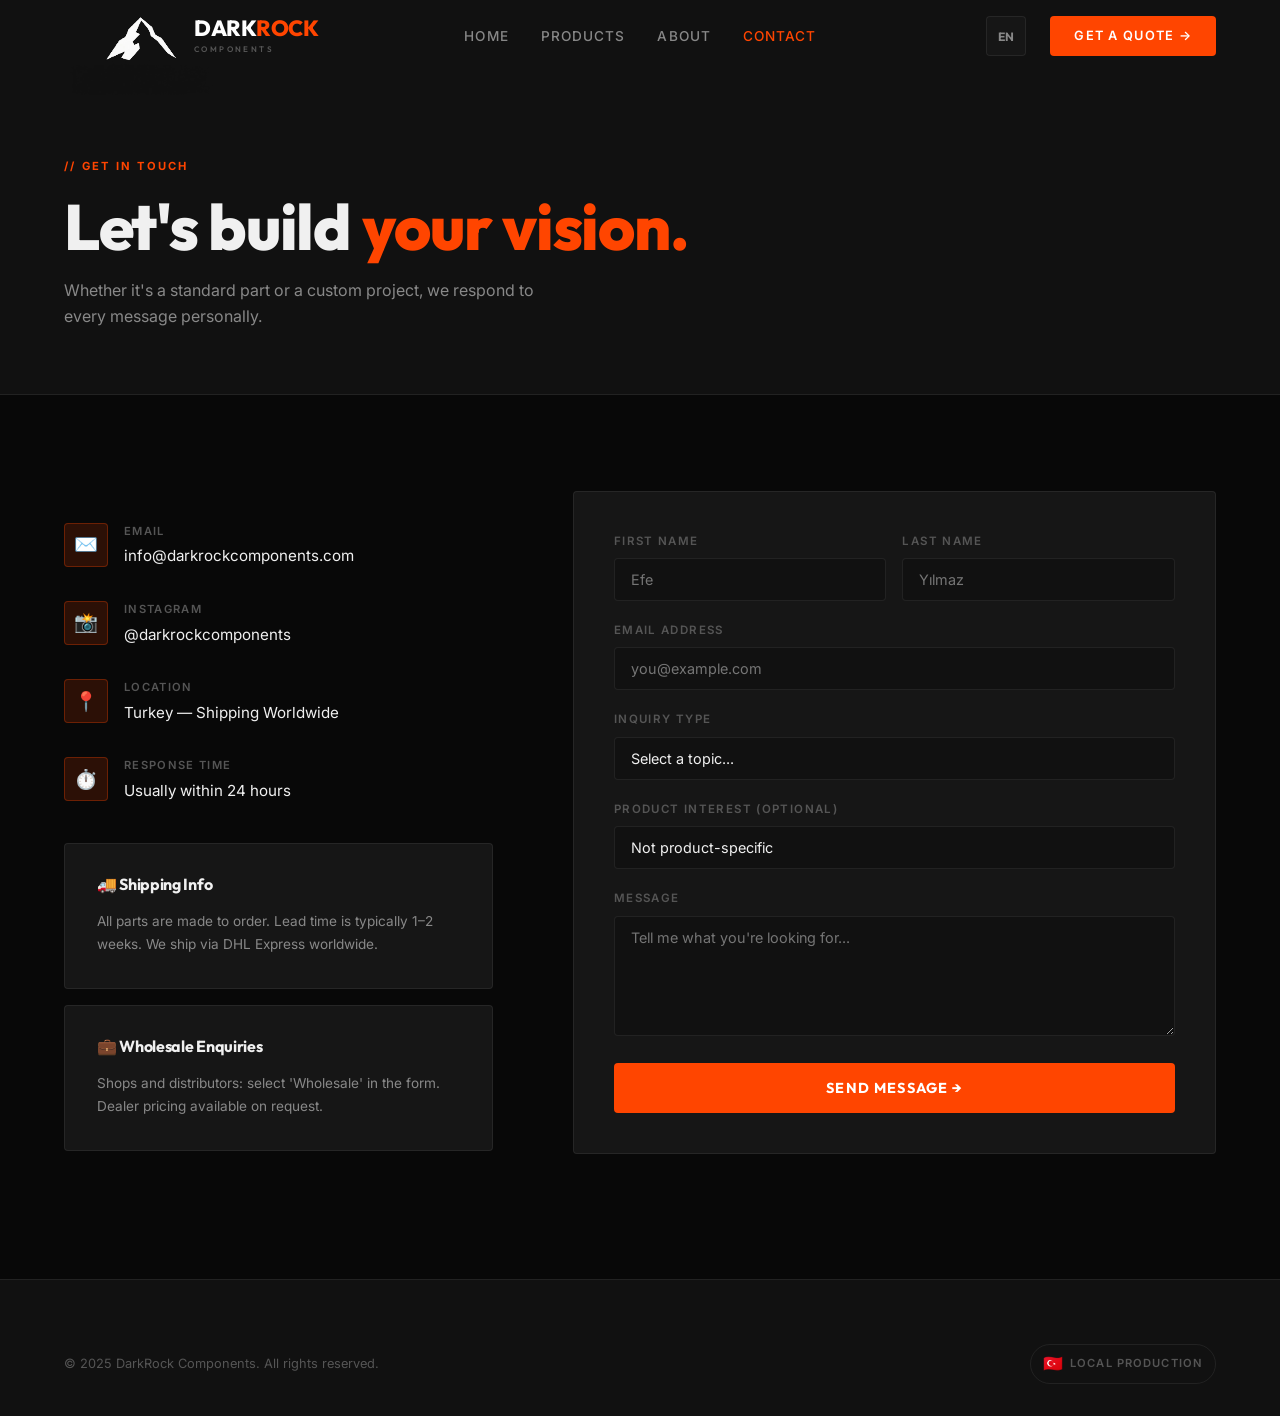
<file: contact.html>
<!DOCTYPE html>
<html lang="en">
<head>
  <meta charset="UTF-8">
  <meta name="viewport" content="width=device-width, initial-scale=1.0">
  <title>Contact — DarkRock Components</title>
  <meta name="description" content="Get in touch with DarkRock Components for pricing, custom orders, or wholesale inquiries. Every component is built to order.">
  <link rel="icon" href="data:image/svg+xml,<svg xmlns='http://www.w3.org/2000/svg' viewBox='0 0 100 100'><text y='.9em' font-size='90'>⚙</text></svg>">
  <link rel="stylesheet" href="css/styles.css">
  <style>
    .contact-hero {
      padding: calc(var(--nav-height) + 5rem) 5% 4rem;
      background: var(--bg-secondary);
      border-bottom: 1px solid var(--border);
    }
    .contact-hero-inner { max-width: 1400px; margin: 0 auto; }
  </style>
</head>
<body>
<svg style="position: absolute; width: 0; height: 0;" aria-hidden="true" focusable="false">
  <filter id="remove-black-filter">
    <feColorMatrix type="matrix" values="1 0 0 0 0  0 1 0 0 0  0 0 1 0 0  1 1 1 0 0" />
  </filter>
</svg>

<nav class="nav" id="nav">
  <div class="nav-inner">
    <a href="index.html" class="nav-logo">
      <img src="images/mountain_icon_v2.png" class="nav-logo-icon-img" alt="Logo">
      <div class="nav-logo-text-part">
        <div class="nav-logo-name">DARK<span>ROCK</span></div>
        <div class="nav-logo-sub">COMPONENTS</div>
      </div>
    </a>
    <ul class="nav-links">
      <li><a href="index.html" data-i18n="nav-home">Home</a></li>
      <li><a href="products.html" data-i18n="nav-products">Products</a></li>
      <li><a href="about.html" data-i18n="nav-about">About</a></li>
      <li><a href="contact.html" class="active" data-i18n="nav-contact">Contact</a></li>
    </ul>
    <div class="nav-right">
      <div class="nav-actions">
        <div class="lang-switcher">
          <button id="lang-switcher-btn" class="lang-switcher-btn"><span>EN</span></button>
        </div>
        <a href="contact.html" class="nav-cta" data-i18n="nav-cta">Get a Quote →</a>
      </div>
      <button class="nav-hamburger" id="hamburger" aria-label="Menu">
        <span></span><span></span><span></span>
      </button>
    </div>
  </div>
</nav>
<div class="mobile-menu" id="mobileMenu">
  <button class="mobile-menu-close" id="mobileClose">✕</button>
  <a href="index.html" data-i18n="nav-home">Home</a>
  <a href="products.html" data-i18n="nav-products">Products</a>
  <a href="about.html" data-i18n="nav-about">About</a>
  <a href="contact.html" data-i18n="nav-contact">Contact</a>
  <a href="contact.html" style="color:var(--accent)" data-i18n="nav-cta">Get a Quote →</a>
</div>

<div class="contact-hero">
  <div class="contact-hero-inner">
    <span class="section-eyebrow">// Get in Touch</span>
    <h1 style="font-size:clamp(2.5rem,5vw,4rem); margin-bottom:1rem;" data-i18n="contact-hero-title">Let's build <span style="color:var(--accent)">something.</span></h1>
    <p style="color:var(--text-secondary); max-width:480px;" data-i18n="contact-hero-sub">Whether you need a standard part, custom spec, or want to discuss wholesale — I respond to every message personally.</p>
  </div>
</div>

<section class="section">
  <div class="section-inner">
    <div class="contact-grid">
      <!-- INFO -->
      <div class="contact-info reveal">
        <div class="contact-item">
          <div class="contact-item-icon">✉️</div>
          <div>
            <div class="contact-item-label" data-i18n="contact-email-label">Email</div>
            <div class="contact-item-val">info@darkrockcomponents.com</div>
          </div>
        </div>
        <div class="contact-item">
          <div class="contact-item-icon">📸</div>
          <div>
            <div class="contact-item-label" data-i18n="contact-insta-label">Instagram</div>
            <div class="contact-item-val">@darkrockcomponents</div>
          </div>
        </div>
        <div class="contact-item">
          <div class="contact-item-icon">📍</div>
          <div>
            <div class="contact-item-label" data-i18n="contact-loc-label">Location</div>
            <div class="contact-item-val">Turkey — Shipping Worldwide</div>
          </div>
        </div>
        <div class="contact-item">
          <div class="contact-item-icon">⏱️</div>
          <div>
            <div class="contact-item-label" data-i18n="contact-resp-label">Response Time</div>
            <div class="contact-item-val">Usually within 24 hours</div>
          </div>
        </div>

        <div style="margin-top:2.5rem; padding:2rem; background:var(--bg-card); border:1px solid var(--border); border-radius:var(--radius);">
          <h3 style="font-family:'Outfit',sans-serif; font-size:1rem; font-weight:700; margin-bottom:1rem;" data-i18n="contact-shipping-title">🚚 Shipping Info</h3>
          <p style="font-size:0.85rem; color:var(--text-secondary); line-height:1.7;" data-i18n="contact-shipping-desc">All parts are made to order. Lead time is typically 1–2 weeks. Express options available. I ship via DHL Express worldwide.</p>
        </div>

        <div style="margin-top:1rem; padding:2rem; background:var(--bg-card); border:1px solid var(--border); border-radius:var(--radius);">
          <h3 style="font-family:'Outfit',sans-serif; font-size:1rem; font-weight:700; margin-bottom:1rem;" id="wholesale" data-i18n="contact-wholesale-title">💼 Wholesale Enquiries</h3>
          <p style="font-size:0.85rem; color:var(--text-secondary); line-height:1.7;" data-i18n="contact-wholesale-desc">Shops and distributors: select "Wholesale" in the form. Minimum order quantities and dealer pricing available on request.</p>
        </div>
      </div>

      <!-- FORM -->
      <div class="reveal">
        <form class="contact-form" id="contactForm">
          <div class="form-row">
            <div class="form-group">
              <label for="firstName" data-i18n="form-first-name">First Name</label>
              <input type="text" id="firstName" name="firstName" placeholder="Efe" required data-i18n="form-placeholder-first">
            </div>
            <div class="form-group">
              <label for="lastName" data-i18n="form-last-name">Last Name</label>
              <input type="text" id="lastName" name="lastName" placeholder="Yılmaz" required data-i18n="form-placeholder-last">
            </div>
          </div>
          <div class="form-group">
            <label for="email" data-i18n="form-email">Email Address</label>
            <input type="email" id="email" name="email" placeholder="you@example.com" required data-i18n="form-placeholder-email">
          </div>
          <div class="form-group">
            <label for="subject" data-i18n="form-type">Inquiry Type</label>
            <select id="subject" name="subject" required>
              <option value="" disabled selected data-i18n="form-select-type">Select a topic...</option>
              <option value="pricing" data-i18n="form-opt-pricing">Product Pricing</option>
              <option value="custom" data-i18n="form-opt-custom">Custom Order</option>
              <option value="wholesale" data-i18n="form-opt-wholesale">Wholesale / Dealer</option>
              <option value="technical" data-i18n="form-opt-tech">Technical Question</option>
              <option value="other" data-i18n="form-opt-other">Other</option>
            </select>
          </div>
          <div class="form-group">
            <label for="product" data-i18n="form-interest">Product Interest (optional)</label>
            <select id="product" name="product">
              <option value="" selected data-i18n="form-select-prod">Not product-specific</option>
              <option value="dr-direct-mount-s1" data-i18n="product-handlebar-name">DR-DIRECT MOUNT-S1</option>
              <option value="dr-s1-stem" data-i18n="product-stem-name">DR-S1 Stem</option>
              <option value="dr-p1-flat" data-i18n="product-pedal-name">DR-P1-FLAT</option>
              <option value="dr-g1-gyro" data-i18n="product-gyro-name">DR-G1 Gyro System</option>
              <option value="custom" data-i18n="filter-custom">Custom Part</option>
            </select>
          </div>
          <div class="form-group">
            <label for="message" data-i18n="form-msg">Message</label>
            <textarea id="message" name="message" placeholder="Tell me what you're looking for..." required data-i18n="form-placeholder-msg"></textarea>
          </div>
          <button type="submit" class="btn-primary" style="width:100%; justify-content:center;" data-i18n="form-submit">Send Message →</button>
        </form>
      </div>
    </div>
  </div>
</section>

<footer class="footer">
  <div class="footer-inner">
    <div class="footer-bottom" style="padding-top:0; border-top:none;">
      <p>© 2025 DarkRock Components. <span data-i18n="footer-rights">All rights reserved.</span></p>
      <div class="footer-badge" data-i18n="footer-made-in">Made in Turkey</div>
    </div>
  </div>
</footer>

<script src="js/i18n.js"></script><script src="js/main.js"></script>
<script>
  // Pre-select product from URL param
  const params = new URLSearchParams(location.search);
  const prod = params.get('product');
  if (prod) {
    const sel = document.getElementById('product');
    if (sel) {
      [...sel.options].forEach(o => { if (o.value === prod) o.selected = true; });
    }
  }
</script>
</body>
</html>
</file>
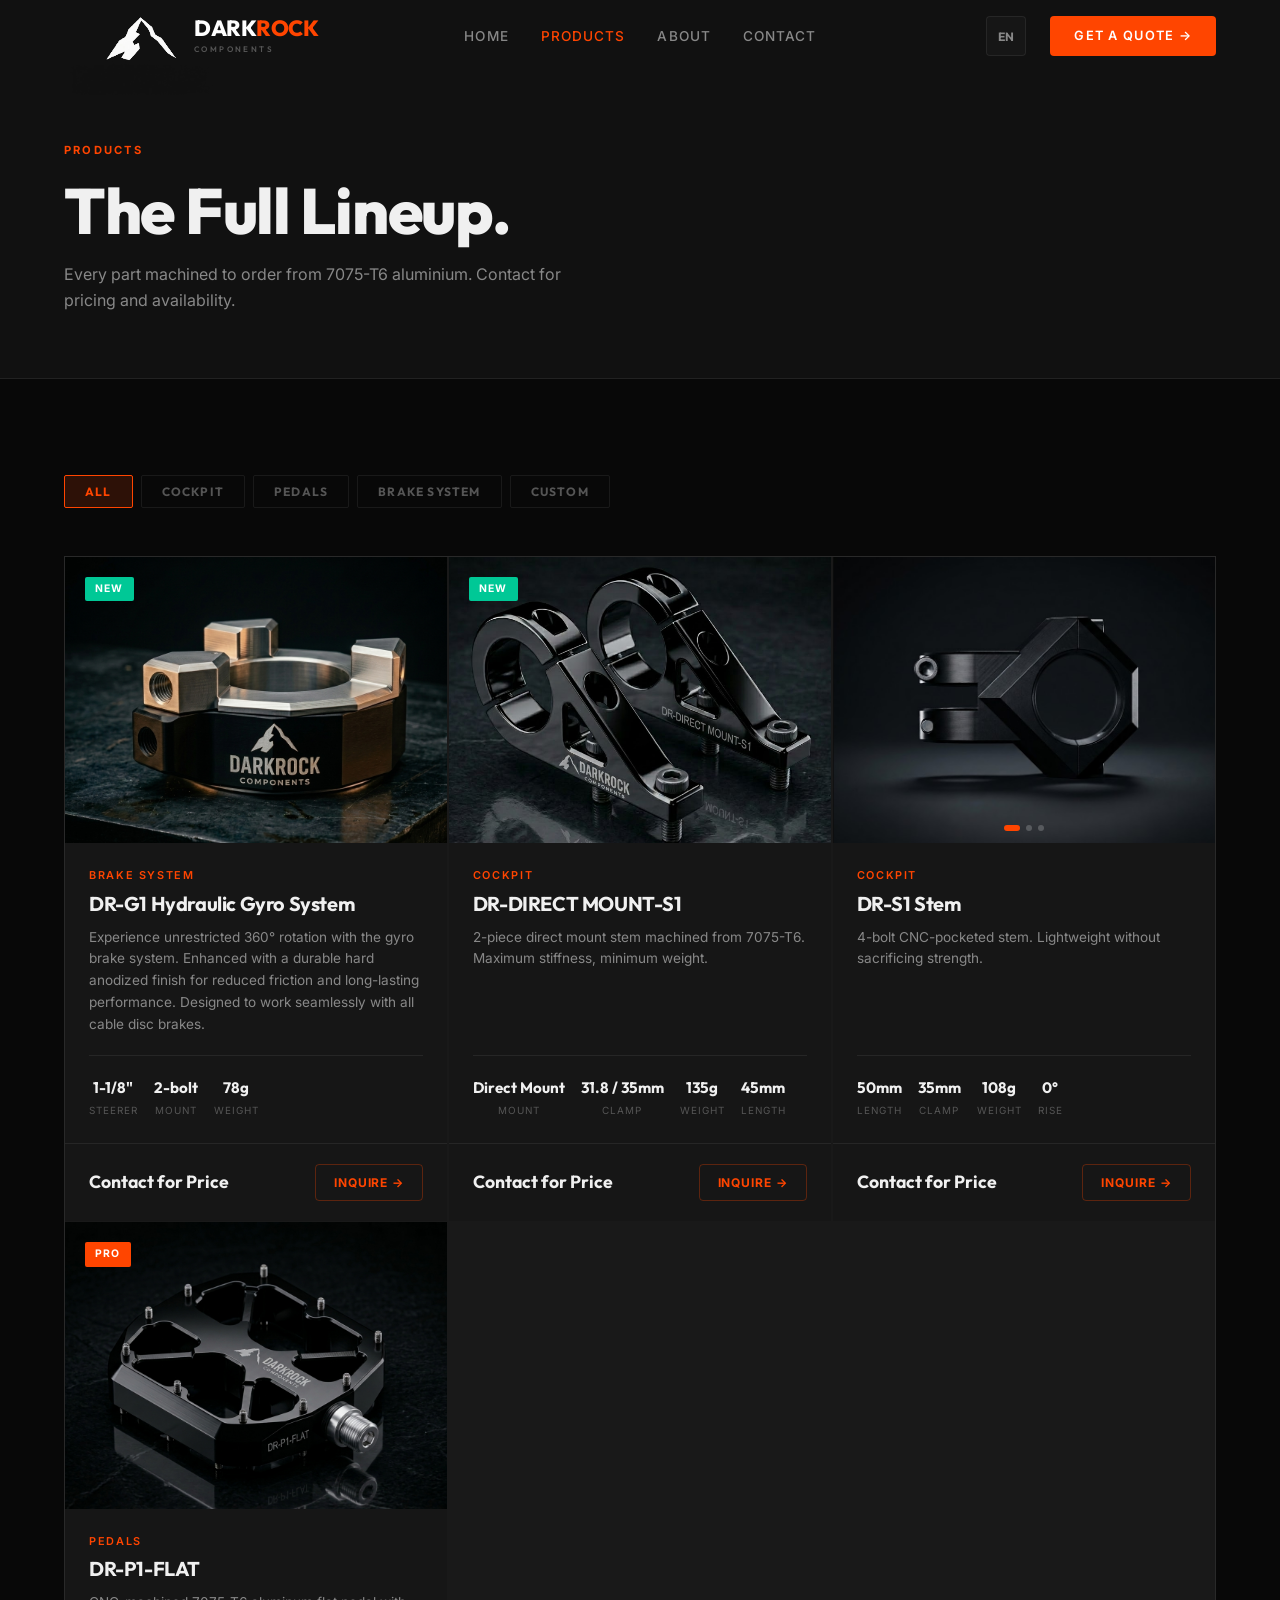
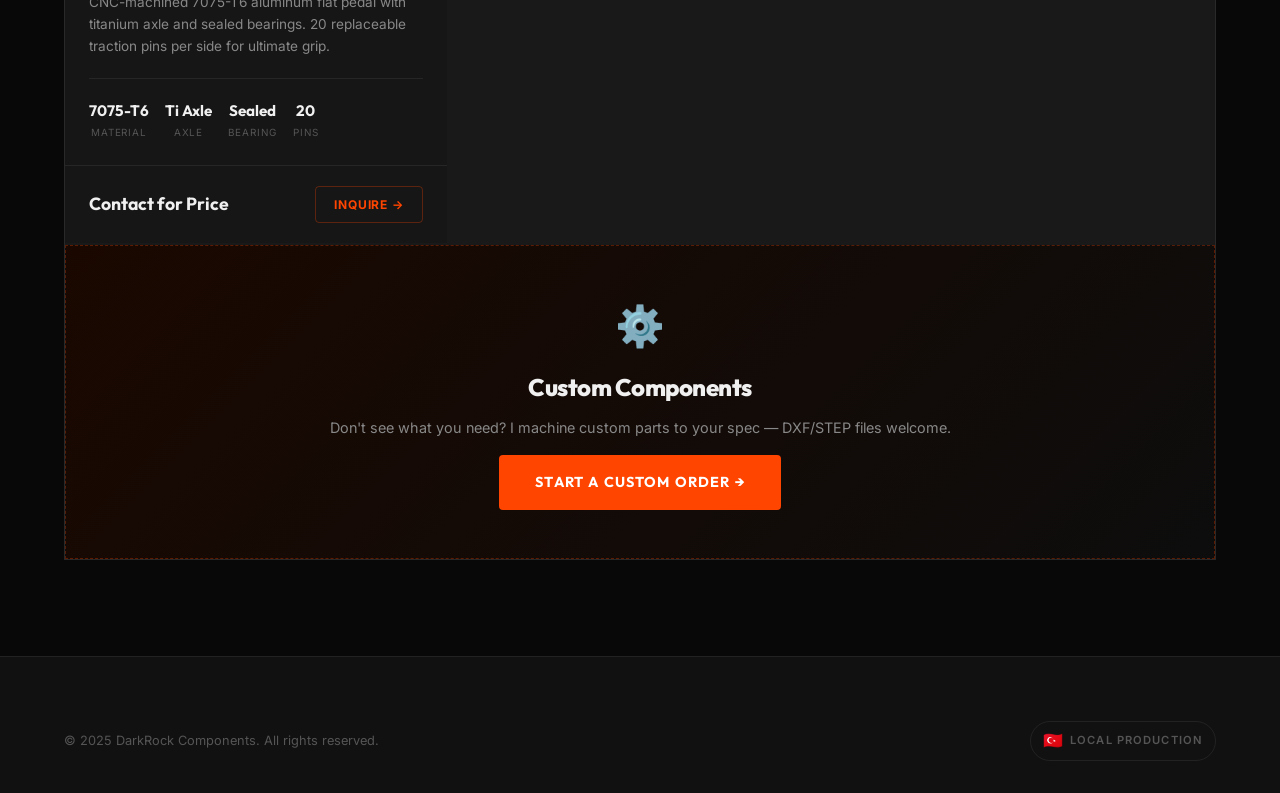
<file: products.html>
<!DOCTYPE html>
<html lang="en">

<head>
  <meta charset="UTF-8">
  <meta name="viewport" content="width=device-width, initial-scale=1.0">
  <title>Products — DarkRock Components</title>
  <meta name="description"
    content="Browse DarkRock's full range of CNC machined mountain bike components. Handlebars, stems, seatposts, gyro systems — all machined from 7075-T6 aluminum.">
  <link rel="icon"
    href="data:image/svg+xml,<svg xmlns='http://www.w3.org/2000/svg' viewBox='0 0 100 100'><text y='.9em' font-size='90'>⚙</text></svg>">
  <link rel="stylesheet" href="css/styles.css">
  <style>
    .products-page-hero {
      padding: calc(var(--nav-height) + 4rem) 5% 4rem;
      background: var(--bg-secondary);
      border-bottom: 1px solid var(--border);
    }

    .products-page-hero-inner {
      max-width: 1400px;
      margin: 0 auto;
    }

    .filter-bar {
      display: flex;
      gap: 0.5rem;
      flex-wrap: wrap;
      margin-bottom: 3rem;
    }

    .filter-btn {
      padding: 8px 20px;
      font-family: 'Outfit', sans-serif;
      font-size: 0.75rem;
      font-weight: 700;
      letter-spacing: 0.1em;
      text-transform: uppercase;
      border: 1px solid var(--border);
      color: var(--text-muted);
      border-radius: 2px;
      transition: var(--transition);
      cursor: pointer;
      background: none;
    }

    .filter-btn:hover,
    .filter-btn.active {
      border-color: var(--accent);
      color: var(--accent);
      background: var(--accent-dim);
    }

    .product-item {
      display: none;
    }

    .product-item.show {
      display: flex;
    }

    .custom-cta {
      grid-column: 1 / -1;
      background: linear-gradient(135deg, #1a0800, #0d0d0d);
      border: 1px dashed var(--border-accent);
      padding: 3rem;
      text-align: center;
      display: flex;
      flex-direction: column;
      align-items: center;
      justify-content: center;
      gap: 1rem;
    }

    .custom-cta h3 {
      font-size: 1.5rem;
    }

    .custom-cta p {
      color: var(--text-secondary);
      font-size: 0.9rem;
    }
  </style>
</head>

<body>
  <svg style="position: absolute; width: 0; height: 0;" aria-hidden="true" focusable="false">
    <filter id="remove-black-filter">
      <feColorMatrix type="matrix" values="1 0 0 0 0  0 1 0 0 0  0 0 1 0 0  1 1 1 0 0" />
    </filter>
  </svg>

  <!-- NAV -->
  <nav class="nav" id="nav">
    <div class="nav-inner">
      <a href="index.html" class="nav-logo">
        <img src="images/mountain_icon_v2.png" class="nav-logo-icon-img" alt="Logo">
        <div class="nav-logo-text-part">
          <div class="nav-logo-name">DARK<span>ROCK</span></div>
          <div class="nav-logo-sub">COMPONENTS</div>
        </div>
      </a>
      <ul class="nav-links">
        <li><a href="index.html" data-i18n="nav-home">Home</a></li>
        <li><a href="products.html" class="active" data-i18n="nav-products">Products</a></li>
        <li><a href="about.html" data-i18n="nav-about">About</a></li>
        <li><a href="contact.html" data-i18n="nav-contact">Contact</a></li>
      </ul>
      <div class="nav-right">
        <div class="nav-actions">
          <div class="lang-switcher">
            <button id="lang-switcher-btn" class="lang-switcher-btn"><span>EN</span></button>
          </div>
          <a href="contact.html" class="nav-cta" data-i18n="nav-cta">Get a Quote →</a>
        </div>
        <button class="nav-hamburger" id="hamburger" aria-label="Menu">
          <span></span><span></span><span></span>
        </button>
      </div>
    </div>
  </nav>
  <div class="mobile-menu" id="mobileMenu">
    <button class="mobile-menu-close" id="mobileClose">✕</button>
    <a href="index.html" data-i18n="nav-home">Home</a>
    <a href="products.html" data-i18n="nav-products">Products</a>
    <a href="about.html" data-i18n="nav-about">About</a>
    <a href="contact.html" data-i18n="nav-contact">Contact</a>
    <a href="contact.html" style="color:var(--accent)" data-i18n="nav-cta">Get a Quote →</a>
  </div>

  <!-- PAGE HERO -->
  <div class="products-page-hero">
    <div class="products-page-hero-inner">
      <span class="section-eyebrow" data-i18n="nav-products">// All Components</span>
      <h1 class="section-title" style="font-size:clamp(2.5rem,5vw,4rem); margin-bottom:1rem;"
        data-i18n="products-hero-title">The Full Lineup.</h1>
      <p style="color:var(--text-secondary); max-width:500px; margin-bottom:0;" data-i18n="products-hero-sub">Every part
        machined to order from 7075-T6 aluminium. Contact for pricing and availability.</p>
    </div>
  </div>

  <!-- PRODUCTS -->
  <section class="section">
    <div class="section-inner">
      <!-- FILTER -->
      <div class="filter-bar" id="filterBar">
        <button class="filter-btn active" data-filter="all" data-i18n="filter-all">All</button>
        <button class="filter-btn" data-filter="cockpit" data-i18n="product-category-cockpit">Cockpit</button>
        <button class="filter-btn" data-filter="pedals" data-i18n="product-category-pedals">Pedals</button>
        <button class="filter-btn" data-filter="brake" data-i18n="product-category-brake">Brake System</button>
        <button class="filter-btn" data-filter="custom" data-i18n="filter-custom">Custom</button>
      </div>

      <div class="products-grid" id="productsGrid">
        <!-- GYRO -->
        <article class="product-card product-item show reveal" data-category="brake" id="gyro">
          <span class="product-card-tag new" data-i18n="product-tag-new">New</span>
          <div class="product-img-wrap">
            <img src="images/product_gyro.png" alt="Hydraulic Gyro System">
          </div>
          <div class="product-card-body">
            <span class="product-category" data-i18n="product-category-brake">Brake System</span>
            <h2 class="product-name" data-i18n="product-gyro-name">DR-G1 Hydraulic Gyro System</h2>
            <p class="product-desc" data-i18n="product-gyro-desc">Experience unrestricted 360° rotation with the gyro
              brake system. Enhanced with a durable hard anodized finish for reduced friction and long-lasting
              performance. Designed to work seamlessly with all cable disc brakes.</p>
            <div class="product-specs">
              <div class="product-spec">
                <div class="product-spec-val">1-1/8"</div>
                <div class="product-spec-key" data-i18n="spec-steerer">Steerer</div>
              </div>
              <div class="product-spec">
                <div class="product-spec-val">2-bolt</div>
                <div class="product-spec-key" data-i18n="spec-mount">Mount</div>
              </div>
              <div class="product-spec">
                <div class="product-spec-val">78g</div>
                <div class="product-spec-key" data-i18n="spec-weight">Weight</div>
              </div>
            </div>
          </div>
          <div class="product-card-foot">
            <div class="product-price" data-i18n="product-price-contact">Contact for Price</div>
            <a href="contact.html?product=dr-g1-hydraulic-gyro" class="product-btn" data-i18n="product-inquire">Inquire
              →</a>
          </div>
        </article>
        <!-- DİRECT MOUNT BOĞAZ -->
        <article class="product-card product-item show reveal" data-category="cockpit" id="directmount">
          <span class="product-card-tag new" data-i18n="product-tag-new">New</span>
          <div class="product-img-wrap" style="overflow: hidden;">
            <!-- Using CSS scale/translate to crop the watermark if present -->
            <img src="images/product_direct_mount_s1.png" alt="DİRECT MOUNT BOĞAZ"
              style="transform: scale(1.05) translateY(-2%);">
          </div>
          <div class="product-card-body">
            <span class="product-category" data-i18n="product-category-cockpit">Cockpit</span>
            <h2 class="product-name" data-i18n="product-handlebar-name">DİRECT MOUNT BOĞAZ</h2>
            <p class="product-desc" data-i18n="product-handlebar-desc">2-piece direct mount stem machined from 7075-T6.
              Maximum stiffness, minimum weight.</p>
            <div class="product-specs">
              <div class="product-spec">
                <div class="product-spec-val">Direct Mount</div>
                <div class="product-spec-key" data-i18n="spec-mount">Mount</div>
              </div>
              <div class="product-spec">
                <div class="product-spec-val">31.8 / 35mm</div>
                <div class="product-spec-key" data-i18n="spec-clamp">Clamp</div>
              </div>
              <div class="product-spec">
                <div class="product-spec-val">135g</div>
                <div class="product-spec-key" data-i18n="spec-weight">Weight</div>
              </div>
              <div class="product-spec">
                <div class="product-spec-val">45mm</div>
                <div class="product-spec-key" data-i18n="spec-length">Length</div>
              </div>
            </div>
          </div>
          <div class="product-card-foot">
            <div class="product-price" data-i18n="product-price-contact">Contact for Price</div>
            <a href="contact.html?product=dr-direct-mount-s1" class="product-btn" data-i18n="product-inquire">Inquire
              →</a>
          </div>
        </article>
        <!-- STEM -->
        <article class="product-card product-item show reveal" data-category="cockpit" id="stems">
          <div class="product-img-wrap logo-hide product-slider">
            <div class="slider-track">
              <img src="images/product_stem_2.png" alt="DR-S1 Stem" loading="lazy">
              <img src="images/product_stem_1.png" alt="DR-S1 Stem" loading="lazy">
              <img src="images/product_stem_3.png" alt="DR-S1 Stem" loading="lazy">
            </div>
            <div class="slider-dots">
              <div class="slider-dot active"></div>
              <div class="slider-dot"></div>
              <div class="slider-dot"></div>
            </div>
          </div>
          <div class="product-card-body">
            <span class="product-category" data-i18n="product-category-cockpit">Cockpit</span>
            <h2 class="product-name" data-i18n="product-stem-name">DR-S1 Stem</h2>
            <p class="product-desc" data-i18n="product-stem-desc">4-bolt CNC-pocketed stem. Available in 40/50/60mm.
              31.8mm and 35mm clamp diameters.</p>
            <div class="product-specs">
              <div class="product-spec">
                <div class="product-spec-val">50mm</div>
                <div class="product-spec-key" data-i18n="spec-length">Length</div>
              </div>
              <div class="product-spec">
                <div class="product-spec-val">35mm</div>
                <div class="product-spec-key" data-i18n="spec-clamp">Clamp</div>
              </div>
              <div class="product-spec">
                <div class="product-spec-val">108g</div>
                <div class="product-spec-key" data-i18n="spec-weight">Weight</div>
              </div>
              <div class="product-spec">
                <div class="product-spec-val">0°</div>
                <div class="product-spec-key" data-i18n="spec-rise">Rise</div>
              </div>
            </div>
          </div>
          <div class="product-card-foot">
            <div class="product-price" data-i18n="product-price-contact">Contact for Price</div>
            <a href="contact.html?product=dr-s1-stem" class="product-btn" data-i18n="product-inquire">Inquire →</a>
          </div>
        </article>

        <!-- FLAT PEDAL -->
        <article class="product-card product-item show reveal" data-category="pedals" id="pedals">
          <span class="product-card-tag" data-i18n="product-tag-pro">Pro</span>
          <div class="product-img-wrap">
            <img src="images/dr_p1_pedal.png" alt="DR-P1-FLAT">
          </div>
          <div class="product-card-body">
            <span class="product-category" data-i18n="product-category-pedals">Pedals</span>
            <h2 class="product-name" data-i18n="product-pedal-name">DR-P1-FLAT</h2>
            <p class="product-desc" data-i18n="product-pedal-desc">CNC-machined 7075-T6 aluminum flat pedal with
              titanium axle and sealed bearings. 20 replaceable traction pins per side for ultimate grip.</p>
            <div class="product-specs">
              <div class="product-spec">
                <div class="product-spec-val">7075-T6</div>
                <div class="product-spec-key" data-i18n="spec-material">Material</div>
              </div>
              <div class="product-spec">
                <div class="product-spec-val">Ti Axle</div>
                <div class="product-spec-key" data-i18n="spec-axle">Axle</div>
              </div>
              <div class="product-spec">
                <div class="product-spec-val">Sealed</div>
                <div class="product-spec-key" data-i18n="spec-bearing">Bearing</div>
              </div>
              <div class="product-spec">
                <div class="product-spec-val">20</div>
                <div class="product-spec-key" data-i18n="spec-pins">Pins</div>
              </div>
            </div>
          </div>
          <div class="product-card-foot">
            <div class="product-price" data-i18n="product-price-contact">Contact for Price</div>
            <a href="contact.html?product=dr-p1-flat" class="product-btn" data-i18n="product-inquire">Inquire →</a>
          </div>
        </article>



        <!-- CUSTOM CTA -->
        <div class="custom-cta product-item show reveal" data-category="custom" id="custom">
          <span style="font-size:2.5rem;">⚙️</span>
          <h3 data-i18n="custom-cta-title">Custom Components</h3>
          <p data-i18n="custom-cta-desc">Don't see what you need? I machine custom parts to your spec — DXF/STEP files
            welcome. Let's build something new.</p>
          <a href="contact.html?product=custom" class="btn-primary" data-i18n="btn-start-custom">Start a Custom Order
            →</a>
        </div>
      </div>
    </div>
  </section>

  <footer class="footer">
    <div class="footer-inner">
      <div class="footer-bottom" style="padding-top:0; border-top:none;">
        <p>© 2025 DarkRock Components. <span data-i18n="footer-rights">All rights reserved.</span></p>
        <div class="footer-badge" data-i18n="footer-made-in">Made in Turkey</div>
      </div>
    </div>
  </footer>

  <script src="js/i18n.js"></script>
  <script src="js/main.js"></script>
  <script>
    // Filter logic
    const filterBtns = document.querySelectorAll('.filter-btn');
    const items = document.querySelectorAll('.product-item');
    filterBtns.forEach(btn => {
      btn.addEventListener('click', () => {
        filterBtns.forEach(b => b.classList.remove('active'));
        btn.classList.add('active');
        const filter = btn.dataset.filter;
        items.forEach(item => {
          const cat = item.dataset.category;
          const show = filter === 'all' || cat === filter;
          item.classList.toggle('show', show);
          item.style.display = show ? '' : 'none';
        });
      });
    });
  </script>
</body>

</html>
</file>
<file: css/styles.css>
@import url('https://fonts.googleapis.com/css2?family=Outfit:wght@300;400;500;600;700;800;900&family=Inter:wght@300;400;500;600&display=swap');

:root {
  --bg-primary: #080808;
  --bg-secondary: #111111;
  --bg-card: #161616;
  --bg-card-hover: #1e1e1e;
  --accent: #ff4500;
  --accent-dim: rgba(255,69,0,0.15);
  --accent-glow: rgba(255,69,0,0.4);
  --text-primary: #f0f0f0;
  --text-secondary: #888;
  --text-muted: #555;
  --border: rgba(255,255,255,0.07);
  --border-accent: rgba(255,69,0,0.3);
  --nav-height: 72px;
  --radius: 4px;
  --transition: 0.3s cubic-bezier(0.4,0,0.2,1);
}

*, *::before, *::after { box-sizing: border-box; margin: 0; padding: 0; }

html { scroll-behavior: smooth; }

body {
  font-family: 'Inter', sans-serif;
  background: var(--bg-primary);
  color: var(--text-primary);
  line-height: 1.6;
  overflow-x: hidden;
  -webkit-font-smoothing: antialiased;
}

h1,h2,h3,h4,h5 { font-family: 'Outfit', sans-serif; font-weight: 800; line-height: 1.1; letter-spacing: -0.02em; }

a { color: inherit; text-decoration: none; }
img { max-width: 100%; display: block; }
button { cursor: pointer; border: none; background: none; font-family: inherit; }

/* ─── SCROLLBAR ─── */
::-webkit-scrollbar { width: 6px; }
::-webkit-scrollbar-track { background: var(--bg-primary); }
::-webkit-scrollbar-thumb { background: #2a2a2a; border-radius: 3px; }
::-webkit-scrollbar-thumb:hover { background: var(--accent); }

/* ─── NAV ─── */
.nav {
  position: fixed; top: 0; left: 0; right: 0; z-index: 1000;
  height: var(--nav-height);
  display: flex; align-items: center;
  padding: 0 5%;
  transition: var(--transition);
}
.nav.scrolled {
  background: rgba(8,8,8,0.92);
  backdrop-filter: blur(20px);
  border-bottom: 1px solid var(--border);
}
.nav-inner { width: 100%; max-width: 1400px; margin: 0 auto; display: flex; align-items: center; justify-content: space-between; }
.nav-right { display: flex; align-items: center; gap: 1.5rem; }

.nav-logo { display: flex; align-items: center; gap: 10px; }
.nav-logo-icon { width: 36px; height: 36px; }
.nav-logo-text { font-family: 'Outfit', sans-serif; font-weight: 900; font-size: 1.1rem; letter-spacing: 0.05em; text-transform: uppercase; }
.nav-logo-text span { color: var(--accent); }

.nav-links { display: flex; align-items: center; gap: 2rem; list-style: none; }
.nav-links a { font-size: 0.85rem; font-weight: 500; letter-spacing: 0.08em; text-transform: uppercase; color: var(--text-secondary); transition: color var(--transition); }
.nav-links a:hover { color: var(--text-primary); }
.nav-links a.active { color: var(--accent); }

.nav-cta {
  display: inline-flex; align-items: center; gap: 8px;
  padding: 10px 24px; font-size: 0.8rem; font-weight: 600;
  letter-spacing: 0.1em; text-transform: uppercase;
  background: var(--accent); color: #fff; border-radius: var(--radius);
  transition: var(--transition);
}
.nav-cta:hover { background: #ff6a00; box-shadow: 0 0 30px var(--accent-glow); transform: translateY(-1px); }

.nav-hamburger { display: none; flex-direction: column; gap: 5px; padding: 4px; }
.nav-hamburger span { display: block; width: 24px; height: 2px; background: var(--text-primary); transition: var(--transition); border-radius: 2px; }

.nav-actions { display: flex; align-items: center; gap: 1.5rem; }

/* ─── LANG SWITCHER ─── */
.lang-switcher {
  display: flex;
  align-items: center;
}
.lang-switcher-btn {
  display: flex;
  align-items: center;
  justify-content: center;
  width: 40px;
  height: 40px;
  border: 1px solid var(--border);
  border-radius: var(--radius);
  font-family: 'Outfit', sans-serif;
  font-size: 0.75rem;
  font-weight: 700;
  color: var(--text-secondary);
  transition: var(--transition);
  background: var(--bg-card);
}
.lang-switcher-btn:hover {
  border-color: var(--accent);
  color: var(--accent);
  background: var(--accent-dim);
}
.lang-switcher-btn span {
  pointer-events: none;
}

@media (max-width: 768px) {
  .lang-switcher-btn { width: 34px; height: 34px; font-size: 0.65rem; }
}

@media (max-width: 768px) {
  .lang-switcher { margin-left: 0; }
}

/* ─── HERO ─── */
/* Hide Watermark via Slight Zoom & Position adjustment */
.logo-hide img {
  transform: scale(1.06) translateX(3%);
  transform-origin: center;
}

/* Product Slider */
.product-slider {
  position: relative;
  display: flex;
}

.slider-track {
  display: flex;
  width: 100%;
  height: 100%;
  transition: transform 0.5s cubic-bezier(0.4, 0, 0.2, 1);
}

.slider-track img {
  flex: 0 0 100%;
  width: 100%;
  height: 100%;
  object-fit: cover;
}

.slider-dots {
  position: absolute;
  bottom: 12px;
  left: 50%;
  transform: translateX(-50%);
  display: flex;
  gap: 6px;
  z-index: 5;
}

.slider-dot {
  width: 6px;
  height: 6px;
  border-radius: 50%;
  background: rgba(255, 255, 255, 0.2);
  cursor: pointer;
  transition: all 0.3s ease;
}

.slider-dot.active {
  background: var(--accent);
  width: 16px;
  border-radius: 10px;
}
.hero {
  position: relative; min-height: 100vh; display: flex; align-items: center;
  overflow: hidden; padding: var(--nav-height) 5% 0;
}
.hero-bg {
  position: absolute; inset: 0; z-index: 0;
  background-image: url('../images/hero_bg.png');
  background-size: cover; background-position: center;
  transform: scale(1.05);
  transition: transform 8s ease;
}
.hero-bg::after {
  content: ''; position: absolute; inset: 0;
  background: linear-gradient(135deg, rgba(8,8,8,0.92) 0%, rgba(8,8,8,0.6) 60%, rgba(8,8,8,0.85) 100%);
}
.hero:hover .hero-bg { transform: scale(1); }

.hero-content { position: relative; z-index: 1; max-width: 1400px; margin: 0 auto; width: 100%; padding: 8rem 0 6rem; }

.hero-tag {
  display: inline-flex; align-items: center; gap: 8px;
  padding: 6px 14px; border: 1px solid var(--border-accent);
  background: var(--accent-dim); border-radius: 2px;
  font-size: 0.72rem; font-weight: 600; letter-spacing: 0.15em;
  text-transform: uppercase; color: var(--accent); margin-bottom: 2rem;
  max-width: 100%;
}
@media (max-width: 480px) {
  .hero-tag { font-size: 0.6rem; padding: 4px 10px; letter-spacing: 0.1em; line-height: 1.4; text-align: center; }
}
.hero-tag::before { content: ''; width: 6px; height: 6px; background: var(--accent); border-radius: 50%; animation: pulse 2s infinite; }

@keyframes pulse { 0%,100% { opacity:1; transform:scale(1); } 50% { opacity:0.5; transform:scale(0.8); } }

.hero-title { font-size: clamp(2.5rem, 10vw, 7rem); font-weight: 900; line-height: 0.95; margin-bottom: 1.5rem; }
.hero-title .line { display: block; overflow: hidden; }
.hero-title .accent { color: var(--accent); }
.hero-title .outline { -webkit-text-stroke: 1px rgba(255,255,255,0.2); color: transparent; }

.hero-sub { font-size: clamp(0.95rem, 2vw, 1.2rem); color: var(--text-secondary); max-width: 520px; margin-bottom: 3rem; line-height: 1.6; font-weight: 300; }

.hero-actions { display: flex; align-items: center; gap: 1.5rem; flex-wrap: wrap; }

.btn-primary {
  display: inline-flex; align-items: center; gap: 10px;
  padding: 16px 36px; font-family: 'Outfit', sans-serif;
  font-size: 0.9rem; font-weight: 700; letter-spacing: 0.08em; text-transform: uppercase;
  background: var(--accent); color: #fff; border-radius: var(--radius);
  transition: var(--transition); position: relative; overflow: hidden;
}
.btn-primary::before {
  content: ''; position: absolute; inset: 0;
  background: linear-gradient(135deg, rgba(255,255,255,0.15), transparent);
  opacity: 0; transition: var(--transition);
}
.btn-primary:hover { transform: translateY(-2px); box-shadow: 0 8px 40px var(--accent-glow); }
.btn-primary:hover::before { opacity: 1; }

.btn-ghost {
  display: inline-flex; align-items: center; gap: 10px;
  padding: 16px 36px; font-family: 'Outfit', sans-serif;
  font-size: 0.9rem; font-weight: 700; letter-spacing: 0.08em; text-transform: uppercase;
  border: 1px solid var(--border); color: var(--text-secondary); border-radius: var(--radius);
  transition: var(--transition);
}
.btn-ghost:hover { border-color: var(--text-secondary); color: var(--text-primary); }

.hero-stats { display: flex; gap: 3rem; margin-top: 4rem; padding-top: 3rem; border-top: 1px solid var(--border); }
.hero-stat-num { font-family: 'Outfit', sans-serif; font-size: 2.5rem; font-weight: 900; color: var(--text-primary); }
.hero-stat-num span { color: var(--accent); }
.hero-stat-label { font-size: 0.75rem; color: var(--text-muted); letter-spacing: 0.1em; text-transform: uppercase; margin-top: 2px; }

/* ─── SECTIONS ─── */
.section { padding: 6rem 5%; }
.section-inner { max-width: 1400px; margin: 0 auto; }

.section-header { margin-bottom: 4rem; }
.section-eyebrow {
  display: inline-block; font-size: 0.7rem; font-weight: 700;
  letter-spacing: 0.2em; text-transform: uppercase; color: var(--accent);
  margin-bottom: 1rem;
}
.section-title { font-size: clamp(2rem, 4vw, 3.5rem); }
.section-title .dim { color: var(--text-muted); }
.section-sub { font-size: 1rem; color: var(--text-secondary); max-width: 500px; margin-top: 1rem; line-height: 1.7; }

/* ─── PRODUCT GRID ─── */
.products-grid { display: grid; grid-template-columns: repeat(auto-fill, minmax(300px, 1fr)); gap: 1.5px; background: var(--border); border: 1px solid var(--border); }

.product-card {
  background: var(--bg-card); padding: 0; overflow: hidden;
  transition: var(--transition); position: relative; display: flex; flex-direction: column;
}
.product-card:hover { background: var(--bg-card-hover); z-index: 2; }
.product-card:hover .product-img-wrap img { transform: scale(1.05); }

.product-card-tag {
  position: absolute; top: 20px; left: 20px; z-index: 1;
  padding: 4px 10px; font-size: 0.65rem; font-weight: 700;
  letter-spacing: 0.12em; text-transform: uppercase;
  background: var(--accent); color: #fff; border-radius: 2px;
}
.product-card-tag.new { background: #00c896; }

.product-img-wrap { aspect-ratio: 4/3; overflow: hidden; background: #0d0d0d; }
.product-img-wrap img { width: 100%; height: 100%; object-fit: cover; transition: transform 0.6s cubic-bezier(0.4,0,0.2,1); }

.product-card-body { padding: 1.5rem; flex: 1; display: flex; flex-direction: column; }
.product-category { font-size: 0.68rem; font-weight: 600; letter-spacing: 0.15em; text-transform: uppercase; color: var(--accent); margin-bottom: 0.5rem; }
.product-name { font-family: 'Outfit', sans-serif; font-size: 1.25rem; font-weight: 700; margin-bottom: 0.75rem; }
.product-desc { font-size: 0.85rem; color: var(--text-secondary); line-height: 1.6; flex: 1; }

.product-specs { display: flex; gap: 1rem; margin-top: 1.25rem; padding-top: 1.25rem; border-top: 1px solid var(--border); flex-wrap: wrap; }
.product-spec { text-align: center; }
.product-spec-val { font-family: 'Outfit', sans-serif; font-size: 0.95rem; font-weight: 700; color: var(--text-primary); }
.product-spec-key { font-size: 0.62rem; color: var(--text-muted); letter-spacing: 0.1em; text-transform: uppercase; margin-top: 2px; }

.product-card-foot { padding: 1.25rem 1.5rem; border-top: 1px solid var(--border); display: flex; align-items: center; justify-content: space-between; }
.product-price { font-family: 'Outfit', sans-serif; font-size: 1.1rem; font-weight: 700; }
.product-price .currency { font-size: 0.75rem; color: var(--text-muted); margin-right: 2px; }
.product-btn {
  display: inline-flex; align-items: center; gap: 6px;
  padding: 8px 18px; font-size: 0.75rem; font-weight: 700;
  letter-spacing: 0.08em; text-transform: uppercase;
  border: 1px solid var(--border-accent); color: var(--accent); border-radius: var(--radius);
  transition: var(--transition);
}
.product-btn:hover { background: var(--accent); color: #fff; border-color: var(--accent); }

/* ─── MARQUEE ─── */
.marquee-section { padding: 2rem 0; border-top: 1px solid var(--border); border-bottom: 1px solid var(--border); overflow: hidden; }
.marquee-track { display: flex; gap: 0; white-space: nowrap; animation: marquee 20s linear infinite; }
.marquee-track:hover { animation-play-state: paused; }
.marquee-item { display: inline-flex; align-items: center; gap: 1rem; padding: 0 3rem; font-family: 'Outfit', sans-serif; font-size: 0.8rem; font-weight: 700; letter-spacing: 0.2em; text-transform: uppercase; color: var(--text-muted); }
.marquee-item .dot { width: 4px; height: 4px; background: var(--accent); border-radius: 50%; }
@keyframes marquee { from { transform: translateX(0); } to { transform: translateX(-50%); } }

/* ─── FEATURES ─── */
.features-grid { display: grid; grid-template-columns: repeat(auto-fill, minmax(240px, 1fr)); gap: 1px; background: var(--border); border: 1px solid var(--border); }
.feature-card { background: var(--bg-card); padding: 2.5rem 2rem; transition: var(--transition); }
.feature-card:hover { background: var(--bg-card-hover); }
.feature-icon { width: 48px; height: 48px; background: var(--accent-dim); border: 1px solid var(--border-accent); border-radius: var(--radius); display: flex; align-items: center; justify-content: center; margin-bottom: 1.5rem; font-size: 1.5rem; }
.feature-title { font-family: 'Outfit', sans-serif; font-size: 1.1rem; font-weight: 700; margin-bottom: 0.75rem; }
.feature-desc { font-size: 0.85rem; color: var(--text-secondary); line-height: 1.7; }

/* ─── ABOUT ─── */
.about-grid { display: grid; grid-template-columns: 1fr 1fr; gap: 5rem; align-items: center; }
.about-img-wrap { position: relative; }
.about-img-wrap img { width: 100%; border-radius: var(--radius); }
.about-img-badge {
  position: absolute; bottom: -20px; right: -20px;
  background: var(--accent); color: #fff; padding: 1.5rem;
  border-radius: var(--radius); text-align: center;
  font-family: 'Outfit', sans-serif;
}
.about-badge-num { font-size: 2.5rem; font-weight: 900; display: block; }
.about-badge-label { font-size: 0.7rem; font-weight: 600; letter-spacing: 0.1em; text-transform: uppercase; opacity: 0.9; }

.about-content { padding: 2rem 0; }
.about-content p { font-size: 1rem; color: var(--text-secondary); line-height: 1.8; margin-bottom: 1.5rem; }
.about-list { list-style: none; margin: 2rem 0; }
.about-list li { display: flex; align-items: flex-start; gap: 0; padding: 0.75rem 0; border-bottom: 1px solid var(--border); font-size: 0.9rem; color: var(--text-secondary); }
.about-list li::before { content: '→'; color: var(--accent); font-weight: 700; flex-shrink: 0; }

/* ─── CTA BANNER ─── */
.cta-banner {
  background: linear-gradient(135deg, #1a0800 0%, #0d0d0d 50%, #001a0d 100%);
  border-top: 1px solid var(--border-accent); border-bottom: 1px solid var(--border-accent);
  padding: 5rem 5%; text-align: center; position: relative; overflow: hidden;
}
.cta-banner::before {
  content: 'DARKROCK'; position: absolute; top: 50%; left: 50%; transform: translate(-50%,-50%);
  font-family: 'Outfit', sans-serif; font-size: 18vw; font-weight: 900;
  color: rgba(255,69,0,0.04); white-space: nowrap; pointer-events: none; letter-spacing: -0.05em;
}
.cta-banner-inner { position: relative; z-index: 1; max-width: 700px; margin: 0 auto; }
.cta-banner h2 { font-size: clamp(2rem,5vw,4rem); margin-bottom: 1rem; }
.cta-banner p { color: var(--text-secondary); font-size: 1.05rem; margin-bottom: 2.5rem; }

/* ─── CONTACT ─── */
.contact-grid { display: grid; grid-template-columns: 1fr 1.5fr; gap: 5rem; }
.contact-info { padding: 2rem 0; }
.contact-item { display: flex; align-items: flex-start; gap: 1rem; margin-bottom: 2rem; }
.contact-item-icon { width: 44px; height: 44px; background: var(--accent-dim); border: 1px solid var(--border-accent); border-radius: var(--radius); display: flex; align-items: center; justify-content: center; font-size: 1.2rem; flex-shrink: 0; }
.contact-item-label { font-size: 0.7rem; font-weight: 600; letter-spacing: 0.12em; text-transform: uppercase; color: var(--text-muted); margin-bottom: 4px; }
.contact-item-val { font-size: 0.95rem; color: var(--text-primary); }

.contact-form { background: var(--bg-card); border: 1px solid var(--border); border-radius: var(--radius); padding: 2.5rem; }
.form-row { display: grid; grid-template-columns: 1fr 1fr; gap: 1rem; }
.form-group { margin-bottom: 1.25rem; }
.form-group label { display: block; font-size: 0.72rem; font-weight: 600; letter-spacing: 0.12em; text-transform: uppercase; color: var(--text-muted); margin-bottom: 8px; }
.form-group input, .form-group select, .form-group textarea {
  width: 100%; padding: 12px 16px;
  background: var(--bg-secondary); border: 1px solid var(--border);
  border-radius: var(--radius); color: var(--text-primary); font-family: inherit; font-size: 0.9rem;
  transition: border-color var(--transition);
  outline: none;
}
.form-group input:focus, .form-group select:focus, .form-group textarea:focus { border-color: var(--accent); }
.form-group textarea { resize: vertical; min-height: 120px; }
.form-group select { appearance: none; }

/* ─── FOOTER ─── */
.footer { background: var(--bg-secondary); border-top: 1px solid var(--border); padding: 4rem 5% 2rem; }
.footer-inner { max-width: 1400px; margin: 0 auto; }
.footer-grid { display: grid; grid-template-columns: 2fr 1fr 1fr 1fr; gap: 3rem; margin-bottom: 3rem; }
.footer-brand p { font-size: 0.875rem; color: var(--text-muted); line-height: 1.7; margin-top: 1rem; max-width: 280px; }
.footer-col-title { font-family: 'Outfit', sans-serif; font-size: 0.75rem; font-weight: 700; letter-spacing: 0.15em; text-transform: uppercase; color: var(--text-primary); margin-bottom: 1.25rem; }
.footer-links { list-style: none; }
.footer-links li { margin-bottom: 0.75rem; }
.footer-links a { font-size: 0.875rem; color: var(--text-muted); transition: color var(--transition); }
.footer-links a:hover { color: var(--accent); }
.footer-socials { display: flex; gap: 0.75rem; margin-top: 1.25rem; }
.footer-social { width: 38px; height: 38px; background: var(--bg-card); border: 1px solid var(--border); border-radius: var(--radius); display: flex; align-items: center; justify-content: center; font-size: 1rem; transition: var(--transition); }
.footer-social:hover { border-color: var(--accent); background: var(--accent-dim); }
.footer-bottom { display: flex; align-items: center; justify-content: space-between; padding-top: 2rem; border-top: 1px solid var(--border); }
.footer-bottom p { font-size: 0.8rem; color: var(--text-muted); }
.footer-badge { display: inline-flex; align-items: center; gap: 6px; padding: 6px 12px; border: 1px solid var(--border); border-radius: 20px; font-size: 0.7rem; font-weight: 600; letter-spacing: 0.1em; text-transform: uppercase; color: var(--text-muted); }
.footer-badge::before { content: '🇹🇷'; font-size: 1rem; }

/* ─── MOBILE NAV ─── */
.mobile-menu {
  display: none; position: fixed; inset: 0; z-index: 999;
  background: rgba(8,8,8,0.98); backdrop-filter: blur(20px);
  flex-direction: column; align-items: center; justify-content: center; gap: 2rem;
}
.mobile-menu.open { display: flex; }
.mobile-menu a { font-family: 'Outfit', sans-serif; font-size: 2rem; font-weight: 800; color: var(--text-secondary); letter-spacing: -0.02em; transition: color var(--transition); }
.mobile-menu a:hover { color: var(--accent); }
.mobile-menu-close { position: absolute; top: 1.5rem; right: 5%; font-size: 2rem; color: var(--text-muted); }

/* ─── ANIMATIONS ─── */
.reveal { opacity: 0; transform: translateY(30px); transition: opacity 0.7s ease, transform 0.7s ease; }
.reveal.visible { opacity: 1; transform: translateY(0); }

/* ─── i18n TRANSITION ─── */
[data-i18n] {
  transition: opacity 0.2s ease-in-out;
}
.i18n-changing {
  opacity: 0 !important;
}

/* ─── RESPONSIVE ─── */
@media (max-width: 1024px) {
  .about-grid { grid-template-columns: 1fr; gap: 3rem; }
  .about-img-badge { right: 20px; bottom: 20px; }
  .contact-grid { grid-template-columns: 1fr; gap: 3rem; }
  .footer-grid { grid-template-columns: 1fr 1fr; gap: 2rem; }
}
@media (max-width: 768px) {
  .nav-links, .nav-cta { display: none !important; }
  .nav { padding: 0 10px !important; }
  .nav-inner { display: flex !important; justify-content: space-between !important; gap: 0 !important; }
  .nav-right { display: flex !important; align-items: center !important; gap: 0.4rem !important; margin-left: auto !important; }
  .nav-actions { margin: 0 !important; }
  .nav-hamburger { display: flex !important; margin: 0 !important; }
  .hero-stats { gap: 1.5rem; justify-content: flex-start; flex-wrap: wrap; }
  .hero-stat-num { font-size: 1.8rem; }
  .footer-grid { grid-template-columns: 1fr; }
  .footer-bottom { flex-direction: column; gap: 1rem; text-align: center; }
  .form-row { grid-template-columns: 1fr; }
  .about-img-badge { padding: 1rem; right: 10px; bottom: 10px; }
  .about-badge-num { font-size: 1.4rem; }
}
@media (max-width: 480px) {
  :root { --nav-height: 64px; }
  .nav-logo-icon-img { width: 90px !important; margin-right: -8px !important; transform: translateY(6px) !important; }
  .nav-logo-name { font-size: 15px !important; }
  .nav-logo-sub { display: block !important; font-size: 6px !important; letter-spacing: 0.25em !important; margin-top: 2px !important; }
  .hero-content { padding: 6rem 0 4rem; }
  .hero-actions { flex-direction: column; align-items: stretch; gap: 1rem; }
  .btn-primary, .btn-ghost { justify-content: center; width: 100%; }
  .hero-stats { display: grid; grid-template-columns: 1fr 1fr; gap: 1.5rem; }
  .section { padding: 4rem 5%; }
  .nav-right { gap: 0.4rem; }
}

/* ─── PRODUCT DETAIL ─── */
.product-detail-grid { display: grid; grid-template-columns: 1fr 1fr; gap: 4rem; align-items: start; }
.product-gallery { position: sticky; top: calc(var(--nav-height) + 2rem); }
.product-gallery-main { aspect-ratio: 1; background: var(--bg-card); border: 1px solid var(--border); border-radius: var(--radius); overflow: hidden; margin-bottom: 1rem; }
.product-gallery-main img { width: 100%; height: 100%; object-fit: cover; }
.product-detail-body { padding: 2rem 0; }
.product-detail-category { font-size: 0.7rem; font-weight: 700; letter-spacing: 0.2em; text-transform: uppercase; color: var(--accent); margin-bottom: 0.75rem; }
.product-detail-name { font-size: clamp(2rem, 3.5vw, 3rem); margin-bottom: 1.5rem; }
.product-detail-desc { font-size: 1rem; color: var(--text-secondary); line-height: 1.8; margin-bottom: 2.5rem; }
.specs-table { width: 100%; border-collapse: collapse; margin-bottom: 2.5rem; }
.specs-table tr { border-bottom: 1px solid var(--border); }
.specs-table td { padding: 0.875rem 0; font-size: 0.875rem; }
.specs-table td:first-child { color: var(--text-muted); font-weight: 500; width: 40%; }
.specs-table td:last-child { color: var(--text-primary); font-weight: 600; font-family: 'Outfit', sans-serif; }

/* ─── LANG SWITCHER ─── */
.lang-switcher { margin-left: 1.5rem; display: flex; align-items: center; }
.lang-switcher-btn {
  display: flex; align-items: center; justify-content: center; width: 40px; height: 40px;
  border: 1px solid var(--border); border-radius: var(--radius); font-family: 'Outfit', sans-serif;
  font-size: 0.75rem; font-weight: 700; color: var(--text-secondary); transition: var(--transition);
  background: var(--bg-card); cursor: pointer;
}
.lang-switcher-btn:hover { border-color: var(--accent); color: var(--accent); background: var(--accent-dim); }
@media (max-width: 768px) { .lang-switcher { margin-left: 0; margin-right: 1rem; } }


.nav-logo:hover .nav-logo-img {
  transform: scale(1.05);
}



.nav-logo-img-wrapper {
  width: 180px;
  height: 60px;
  background-color: #ffffff; /* Logonun yeni rengi */
  -webkit-mask-image: url('../images/logo.png'); mask-mode: luminance; -webkit-mask-mode: luminance;
  mask-image: url('../images/logo.png'); mask-mode: luminance;
  -webkit-mask-size: contain;
  mask-size: contain;
  -webkit-mask-repeat: no-repeat;
  mask-repeat: no-repeat;
  -webkit-mask-position: center;
  mask-position: center;
  transform: translateY(4px); transition: transform 0.3s ease;
}
.nav-logo:hover .nav-logo-img-wrapper {
  transform: scale(1.05);
  background-color: #ffffff; opacity: 0.8; /* Hover rengi */
}



/* ─── HORIZONTAL LOGO LAYOUT ─── */
.nav-logo {
  display: flex;
  align-items: center;
  gap: 0;
  text-decoration: none;
}
.nav-logo-icon-img {
  width: 155px; /* Original size we liked */
  height: auto;
  display: block;
  filter: url(#remove-black-filter);
  margin-right: -25px; /* Pull text into the icon's empty space */
  transform: translateY(8px);
  transition: transform 0.3s ease;
}

.nav-logo:hover .nav-logo-icon-img {
  transform: translateY(8px) scale(1.03);
}

.nav-logo-text-part {
  display: flex;
  flex-direction: column;
  justify-content: center;
}
.nav-logo-name {
  font-family: 'Outfit', sans-serif;
  font-size: 22px;
  font-weight: 800;
  color: #ffffff;
  line-height: 1;
  letter-spacing: -0.02em;
}
.nav-logo-name span {
  color: var(--accent);
}
.nav-logo-sub {
  font-family: 'Outfit', sans-serif;
  font-size: 8px;
  font-weight: 600;
  color: var(--text-muted);
  text-transform: uppercase;
  letter-spacing: 0.3em;
  margin-top: 4px;
}
</file>
